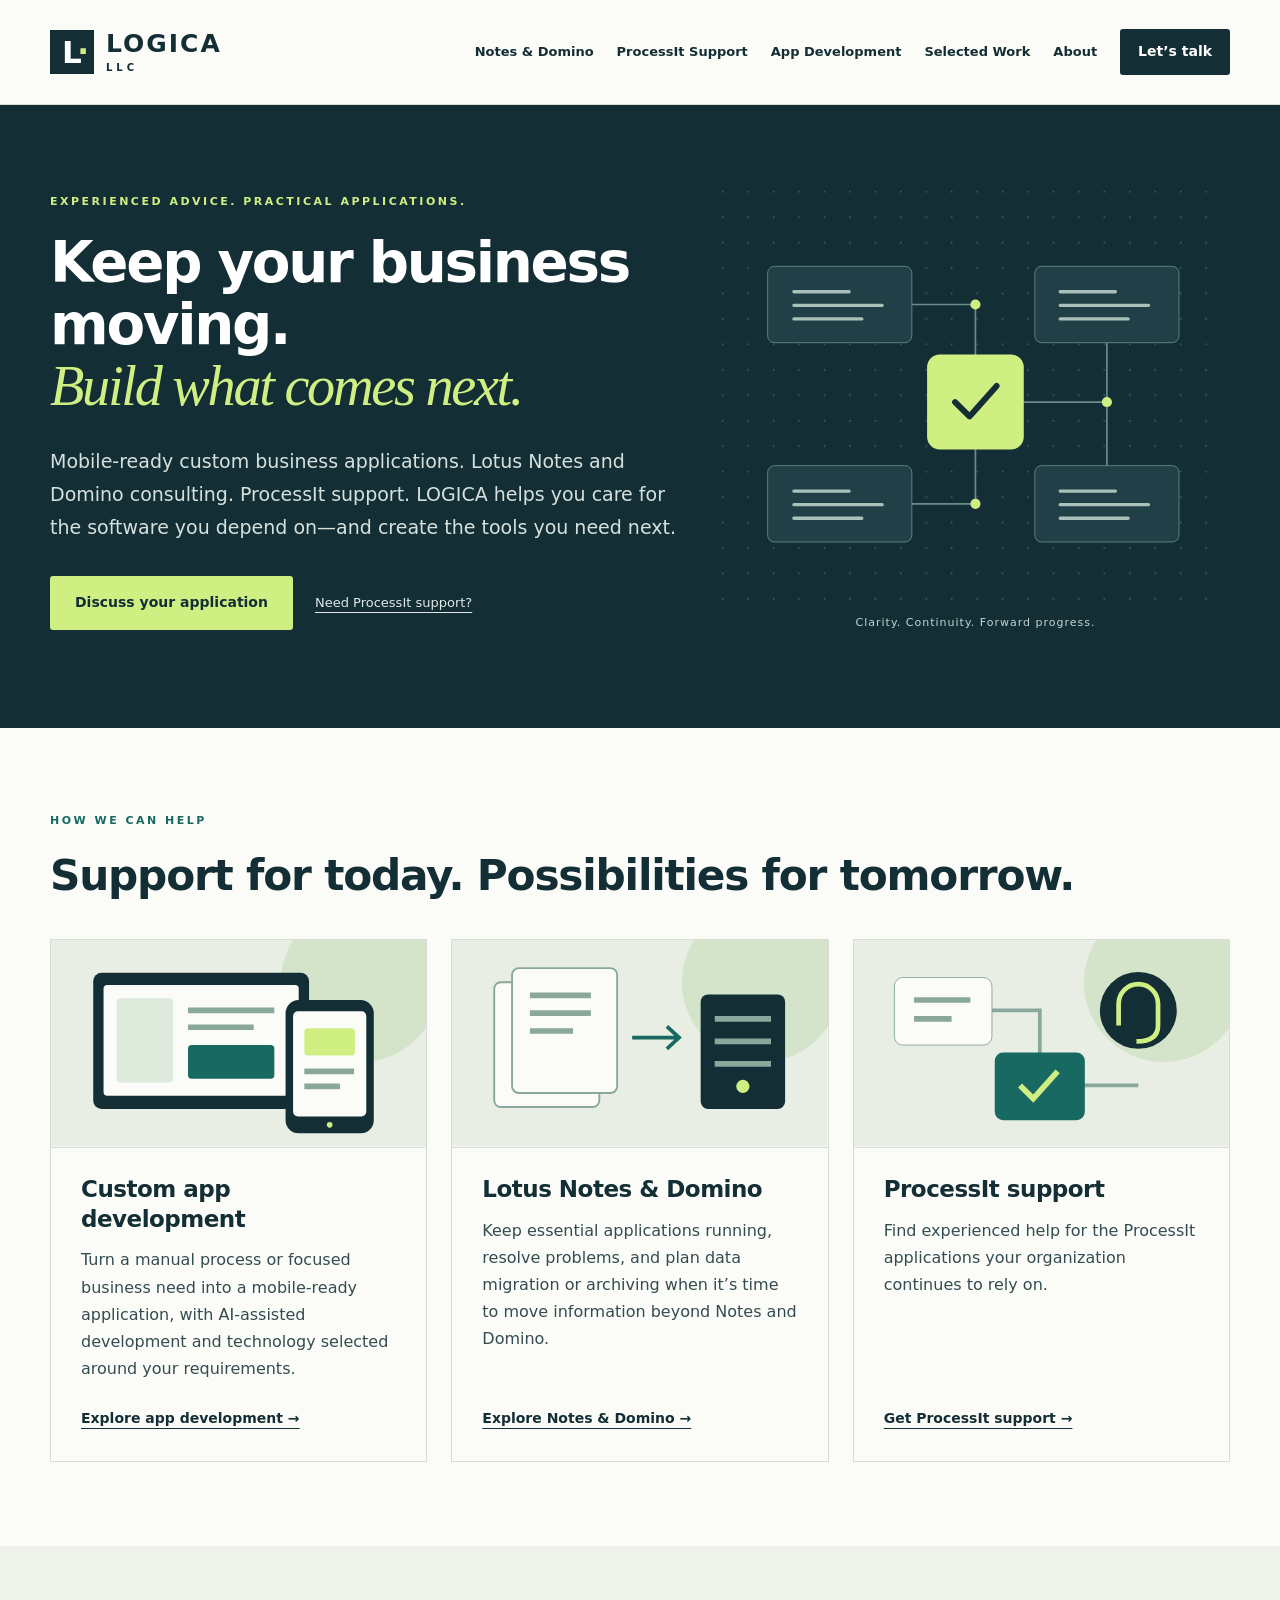
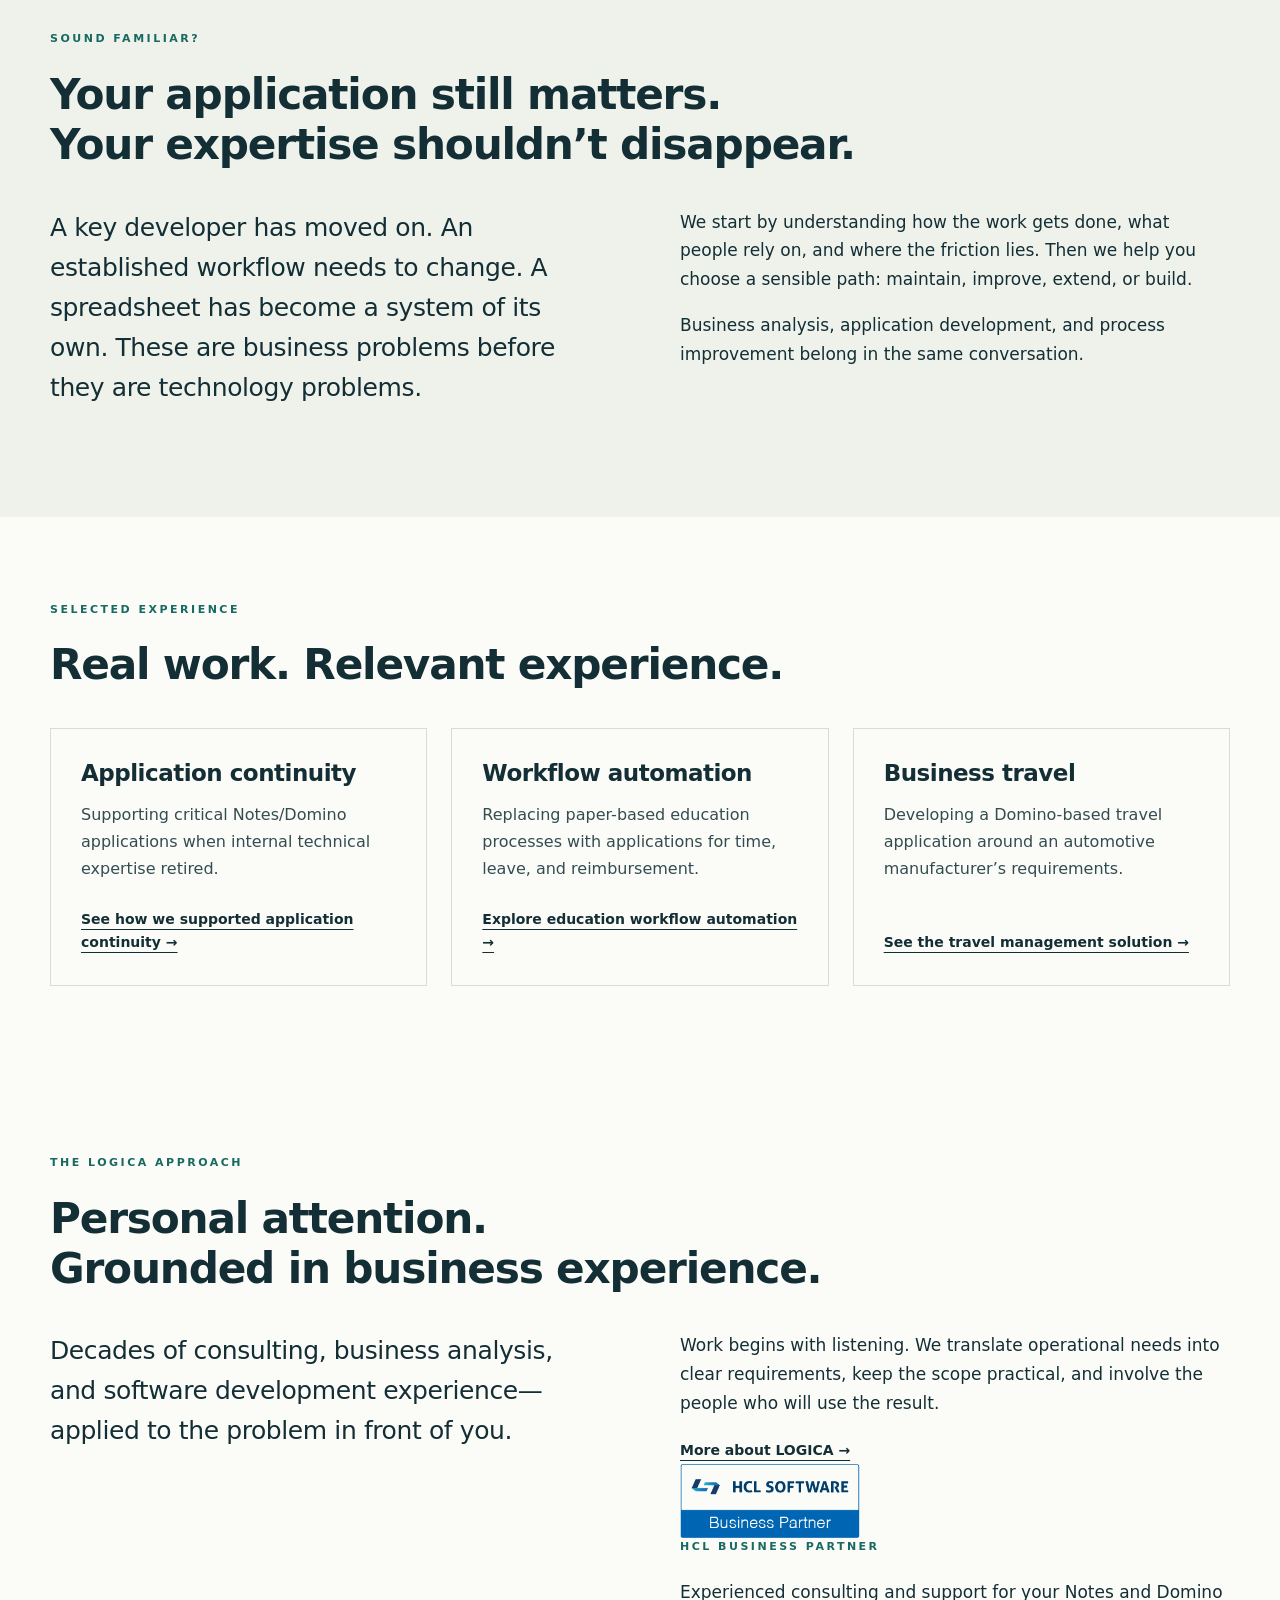
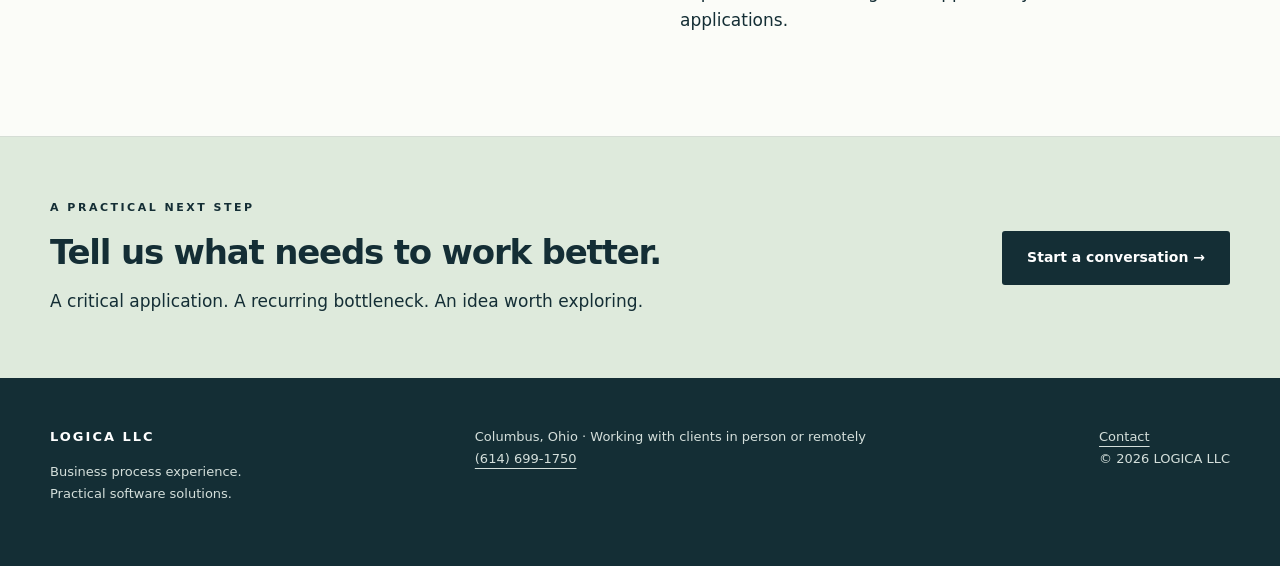
<file: index.html>
<!doctype html>
<html lang="en">
<head>
<meta charset="utf-8">
<meta name="viewport" content="width=device-width,initial-scale=1">
<title>Lotus Notes &amp; Domino Consulting | ProcessIt Support | LOGICA</title>
<meta name="description" content="Lotus Notes and HCL Domino consulting, ProcessIt support, data migration and archiving, and mobile-ready custom application development. Based in Columbus, Ohio.">
<meta name="theme-color" content="#142e35">
<link rel="icon" href="assets/favicon.svg" type="image/svg+xml">
<link rel="stylesheet" href="assets/styles.css">
<script src="assets/site.js" defer>
</script>
<style>
/* Homepage-only additions. Original illustrative artwork, not product screenshots. */
.service-visual{width:calc(100% + 60px);margin:-30px -30px 27px;overflow:hidden;border-bottom:1px solid var(--line)}.service-visual svg{display:block;width:100%;height:auto}.hero-art>svg{display:block;width:100%;height:auto}.partner-slot{display:flex;align-items:center;gap:20px;margin-top:28px;padding:20px;border:1px dashed #a88b54;background:#fff8e8}.partner-outline{font-size:15px;line-height:1.4;min-width:145px;padding:14px;border:1px dashed #a88b54;color:#66430e}.partner-outline strong{font-size:12px}.partner-slot .eyebrow{font-size:9px;margin-bottom:8px}.partner-slot p{font-size:13px;margin:0}.home-hero .hero-art{display:block}@media(max-width:1000px){.service-visual{width:calc(100% + 44px);margin:-22px -22px 25px}}@media(max-width:700px){.home-hero .hero-art{width:min(100%,340px);margin:18px auto 0}.home-hero .hero-art>svg{max-height:260px}.partner-slot{flex-direction:column;align-items:flex-start}.service-visual svg{max-height:210px}}
</style>
<link rel="canonical" href="https://www.logicallc.com/">
<meta property="og:type" content="website">
<meta property="og:site_name" content="LOGICA LLC">
<meta property="og:title" content="Lotus Notes &amp; Domino Consulting | ProcessIt Support | LOGICA">
<meta property="og:description" content="Lotus Notes and HCL Domino consulting, ProcessIt support, data migration and archiving, and mobile-ready custom application development. Based in Columbus, Ohio.">
<meta property="og:url" content="https://www.logicallc.com/">
<script type="application/ld+json">
{
  "@context": "https://schema.org",
  "@type": "Organization",
  "@id": "https://www.logicallc.com/#organization",
  "name": "LOGICA LLC",
  "url": "https://www.logicallc.com/",
  "logo": "https://www.logicallc.com/assets/logica-logo.png",
  "telephone": "+1-614-699-1750",
  "description": "Business process consulting, Notes/Domino application services, ProcessIt support, and custom business application development."
}
</script>
</head>
<body>
<a class="skip" href="#main">Skip to content</a>
<header class="header">
<div class="wrap header-inner">
<a class="brand" href="index.html" aria-label="LOGICA LLC home">
<span class="brand-mark" aria-hidden="true">L<span>·</span>
</span>
<span>LOGICA<small>LLC</small>
</span>
</a>
<button class="menu-toggle" aria-expanded="false" aria-controls="navigation" hidden>Menu</button>
<nav id="navigation" aria-label="Main navigation">
<a class="" href="notes-domino.html">Notes & Domino</a>
<a class="" href="processit.html">ProcessIt Support</a>
<a class="" href="app-development.html">App Development</a>
<a class="" href="selected-work.html">Selected Work</a>
<a class="" href="about.html">About</a>
<a class="button small" href="contact.html">Let’s talk</a>
</nav>
</div>
</header>
<main id="main">
<section class="hero home-hero">
<div class="wrap hero-grid">
<div>
<p class="eyebrow">Experienced advice. Practical applications.</p>
<h1>Keep your business moving.<br>
<em>Build what comes next.</em>
</h1>
<p class="intro">Mobile-ready custom business applications. Lotus Notes and Domino consulting. ProcessIt support. LOGICA helps you care for the software you depend on—and create the tools you need next.</p>
<div class="actions">
<a class="button" href="contact.html">Discuss your application</a>
<a class="light-link" href="processit.html">Need ProcessIt support?</a>
</div>
</div>
<div class="hero-art">
<svg aria-hidden="true" focusable="false" xmlns="http://www.w3.org/2000/svg" viewBox="0 0 600 500">
<defs>
<pattern id="grid" width="30" height="30" patternUnits="userSpaceOnUse">
<circle cx="2" cy="2" r="1" fill="#43636a"/>
</pattern>
</defs>
<rect width="600" height="500" fill="url(#grid)"/>
<g fill="none" stroke="#6b8c88" stroke-width="2">
<path d="M140 135H300V250H455V370"/>
<path d="M140 370H300V250"/>
<path d="M455 135V250"/>
</g>
<g fill="#203f46" stroke="#6b8c88">
<rect x="55" y="90" width="170" height="90" rx="8"/>
<rect x="370" y="90" width="170" height="90" rx="8"/>
<rect x="55" y="325" width="170" height="90" rx="8"/>
<rect x="370" y="325" width="170" height="90" rx="8"/>
</g>
<rect x="243" y="194" width="114" height="112" rx="15" fill="#d0ef83"/>
<path d="m276 250 17 17 32-36" stroke="#142e35" stroke-width="7" fill="none" stroke-linecap="round" stroke-linejoin="round"/>
<g stroke="#a8c1b9" stroke-width="4" stroke-linecap="round">
<path d="M86 120h65m-65 16h104m-104 16h80M400 120h65m-65 16h104m-104 16h80M86 355h65m-65 16h104m-104 16h80M400 355h65m-65 16h104m-104 16h80"/>
</g>
<g fill="#d0ef83">
<circle cx="300" cy="135" r="6"/>
<circle cx="300" cy="370" r="6"/>
<circle cx="455" cy="250" r="6"/>
</g>
</svg>
<span class="art-caption">Clarity. Continuity. Forward progress.</span>
</div>
</div>
</section>
<section class="section ">
<div class="wrap">
<p class="eyebrow">How we can help</p>
<h2>Support for today. Possibilities for tomorrow.</h2>
<div class="cards">
<article class="card">
<div class="service-visual">
<svg viewBox="0 0 400 220" xmlns="http://www.w3.org/2000/svg" aria-hidden="true" focusable="false">
<rect width="400" height="220" fill="#e9eee5"/>
<circle cx="330" cy="45" r="85" fill="#d4e4ca"/>
<rect x="45" y="35" width="230" height="145" rx="9" fill="#142e35"/>
<rect x="56" y="48" width="208" height="118" rx="4" fill="#fbfcf8"/>
<rect x="70" y="62" width="60" height="90" rx="4" fill="#deeadc"/>
<path d="M146 75h92M146 93h70" stroke="#8aa79c" stroke-width="6"/>
<rect x="146" y="112" width="92" height="36" rx="4" fill="#176961"/>
<rect x="250" y="64" width="94" height="142" rx="14" fill="#142e35"/>
<rect x="258" y="76" width="78" height="112" rx="5" fill="#fbfcf8"/>
<rect x="270" y="94" width="54" height="29" rx="4" fill="#d0ef83"/>
<path d="M270 140h53m-53 16h38" stroke="#8aa79c" stroke-width="6"/>
<circle cx="297" cy="197" r="3" fill="#d0ef83"/>
</svg>
</div>
<h3>Custom app development</h3>
<p>Turn a manual process or focused business need into a mobile-ready application, with AI-assisted development and technology selected around your requirements.</p>
<a class="text-link" href="app-development.html">Explore app development →</a>
</article>
<article class="card">
<div class="service-visual">
<svg viewBox="0 0 400 220" xmlns="http://www.w3.org/2000/svg" aria-hidden="true" focusable="false">
<rect width="400" height="220" fill="#e9eee5"/>
<circle cx="330" cy="45" r="85" fill="#d4e4ca"/>
<g fill="#fbfcf8" stroke="#8aa79c" stroke-width="2">
<rect x="45" y="45" width="112" height="133" rx="7"/>
<rect x="64" y="30" width="112" height="133" rx="7"/>
</g>
<path d="M83 59h65M83 78h65M83 97h46" stroke="#8aa79c" stroke-width="6"/>
<path d="M192 104h49m-12-12 13 12-13 12" stroke="#176961" stroke-width="4" fill="none"/>
<rect x="265" y="58" width="90" height="122" rx="8" fill="#142e35"/>
<path d="M280 84h60m-60 24h60m-60 24h60" stroke="#8aa79c" stroke-width="6"/>
<circle cx="310" cy="156" r="7" fill="#d0ef83"/>
</svg>
</div>
<h3>Lotus Notes & Domino</h3>
<p>Keep essential applications running, resolve problems, and plan data migration or archiving when it’s time to move information beyond Notes and Domino.</p>
<a class="text-link" href="notes-domino.html">Explore Notes & Domino →</a>
</article>
<article class="card">
<div class="service-visual">
<svg viewBox="0 0 400 220" xmlns="http://www.w3.org/2000/svg" aria-hidden="true" focusable="false">
<rect width="400" height="220" fill="#e9eee5"/>
<circle cx="330" cy="45" r="85" fill="#d4e4ca"/>
<path d="M95 75h103v80h105" stroke="#8aa79c" stroke-width="4" fill="none"/>
<rect x="43" y="40" width="104" height="72" rx="9" fill="#fbfcf8" stroke="#8aa79c"/>
<path d="M64 64h60M64 84h40" stroke="#8aa79c" stroke-width="6"/>
<rect x="150" y="120" width="96" height="72" rx="9" fill="#176961"/>
<path d="m177 155 14 14 26-29" stroke="#d0ef83" stroke-width="6" fill="none"/>
<circle cx="303" cy="75" r="41" fill="#142e35"/>
<path d="M282 77v-9a21 21 0 0 1 42 0v9m-42-3v17m42-17v17m0 0c0 13-10 17-23 17" stroke="#d0ef83" stroke-width="5" fill="none"/>
</svg>
</div>
<h3>ProcessIt support</h3>
<p>Find experienced help for the ProcessIt applications your organization continues to rely on.</p>
<a class="text-link" href="processit.html">Get ProcessIt support →</a>
</article>
</div>
</div>
</section>
<section class="section muted">
<div class="wrap">
<p class="eyebrow">Sound familiar?</p>
<h2>Your application still matters.<br>Your expertise shouldn’t disappear.</h2>
<div class="split">
<p class="large-copy">A key developer has moved on. An established workflow needs to change. A spreadsheet has become a system of its own. These are business problems before they are technology problems.</p>
<div>
<p>We start by understanding how the work gets done, what people rely on, and where the friction lies. Then we help you choose a sensible path: maintain, improve, extend, or build.</p>
<p>Business analysis, application development, and process improvement belong in the same conversation.</p>
</div>
</div>
</div>
</section>
<section class="section ">
<div class="wrap">
<p class="eyebrow">Selected experience</p>
<h2>Real work. Relevant experience.</h2>
<div class="cards">
<article class="card">
<h3>Application continuity</h3>
<p>Supporting critical Notes/Domino applications when internal technical expertise retired.</p>
<a class="text-link" href="selected-work.html#continuity">See how we supported application continuity →</a>
</article>
<article class="card">
<h3>Workflow automation</h3>
<p>Replacing paper-based education processes with applications for time, leave, and reimbursement.</p>
<a class="text-link" href="selected-work.html#education">Explore education workflow automation →</a>
</article>
<article class="card">
<h3>Business travel</h3>
<p>Developing a Domino-based travel application around an automotive manufacturer’s requirements.</p>
<a class="text-link" href="selected-work.html#travel">See the travel management solution →</a>
</article>
</div>
</div>
</section>
<section class="section ">
<div class="wrap">
<p class="eyebrow">The LOGICA approach</p>
<h2>Personal attention.<br>Grounded in business experience.</h2>
<div class="split">
<p class="large-copy">Decades of consulting, business analysis, and software development experience—applied to the problem in front of you.</p>
<div>
<p>Work begins with listening. We translate operational needs into clear requirements, keep the scope practical, and involve the people who will use the result.</p>
<a class="text-link" href="about.html">More about LOGICA →</a>
<img
  src="HCLBPLogo.png"
  alt="HCL Business Partner"
  style="width:180px;max-width:100%;height:auto;display:block;"
><div>
<p class="eyebrow">HCL Business Partner</p>
<p>Experienced consulting and support for your Notes and Domino applications.</p></div>
</aside>
</div>
</div>
</div>
</section>
<section class="closing">
<div class="wrap closing-inner">
<div>
<p class="eyebrow">A practical next step</p>
<h2>Tell us what needs to work better.</h2>
<p>A critical application. A recurring bottleneck. An idea worth exploring.</p>
</div>
<a class="button" href="contact.html">Start a conversation →</a>
</div>
</section>
</main>
<footer>
<div class="wrap footer-inner">
<div class="footer-brand">LOGICA LLC<p>Business process experience.<br>Practical software solutions.</p>
</div>
<div>Columbus, Ohio · Working with clients in person or remotely<br>
<a href="tel:+16146991750">(614) 699-1750</a>
</div>
<div>
<a class="" href="contact.html">Contact</a>
<br>© <span data-year>2026</span> LOGICA LLC</div>
</div>
</footer>
</body>
</html>
</file>
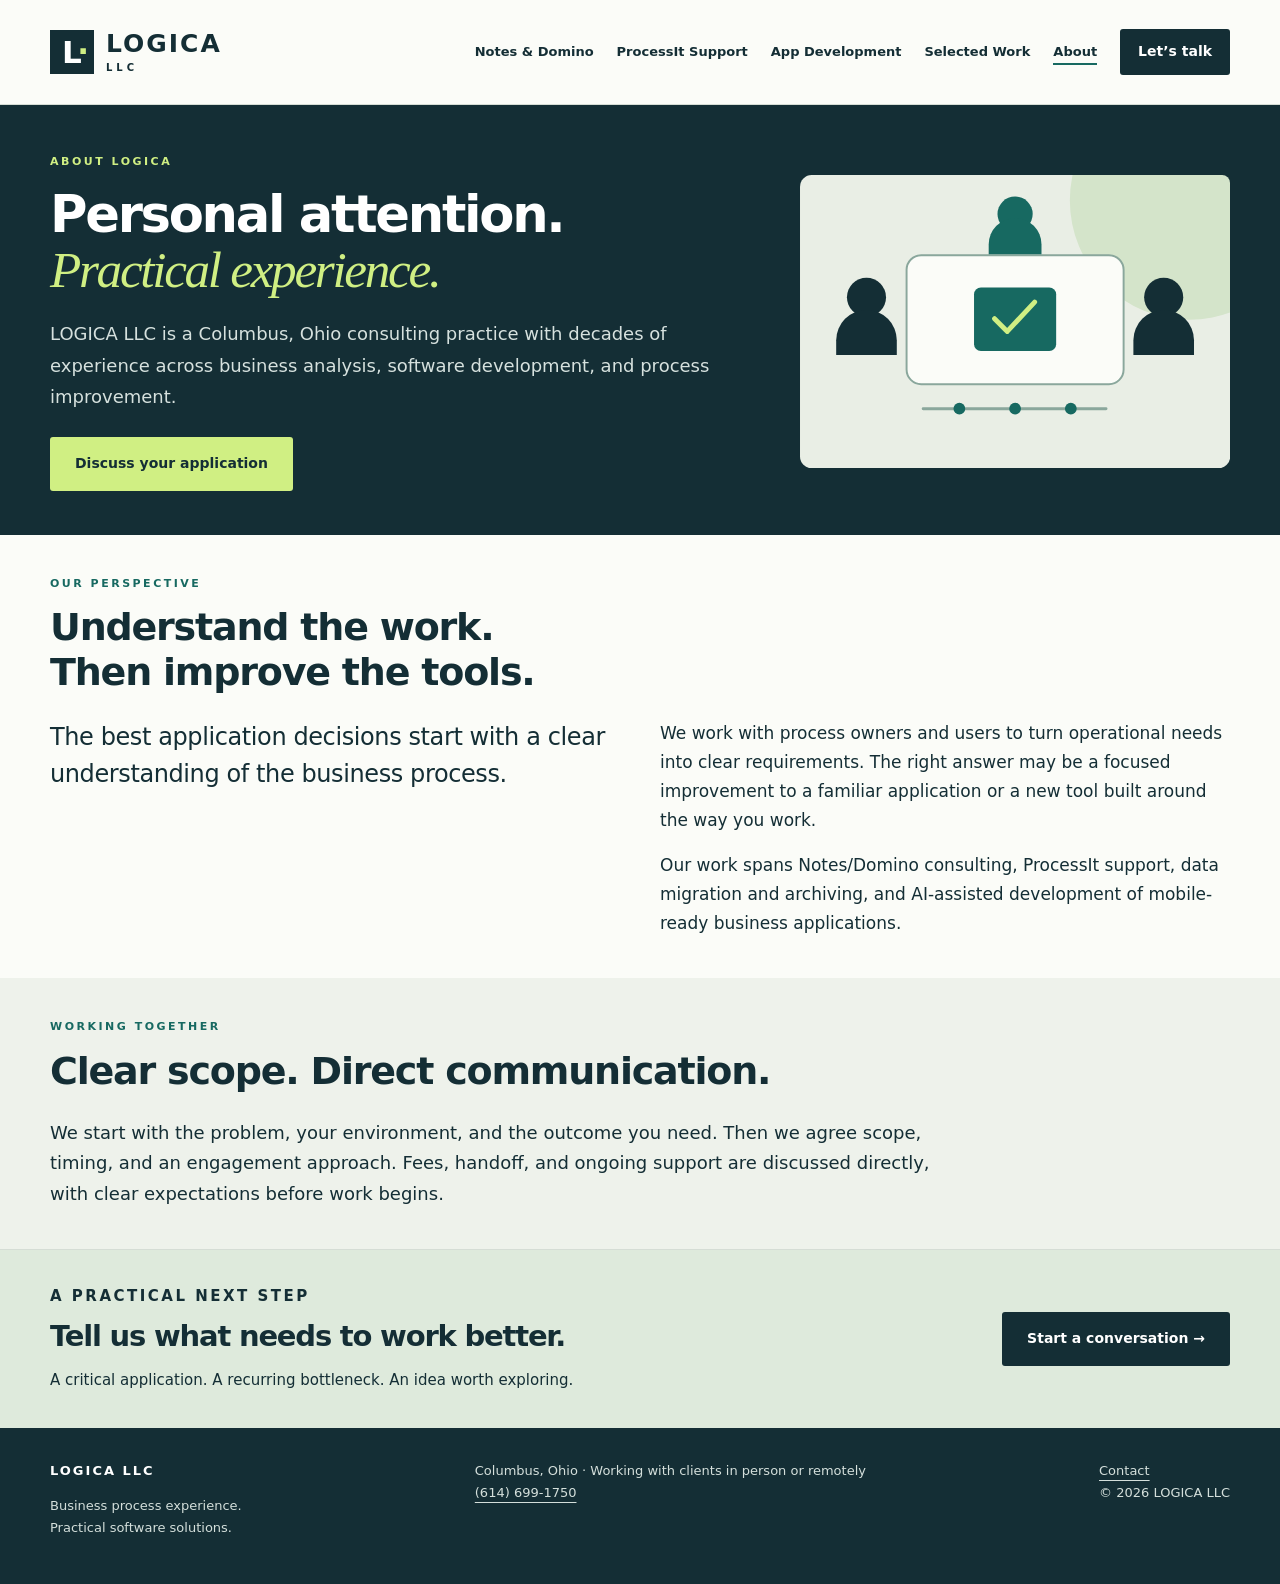
<file: about/index.html>
<!doctype html><html lang="en"><meta charset="utf-8"><meta name="viewport" content="width=device-width,initial-scale=1"><meta http-equiv="refresh" content="0;url=../about.html"><title>Page moved | LOGICA</title><p>This page has moved. <a href="../about.html">Continue to LOGICA</a>.</p></html>
</file>
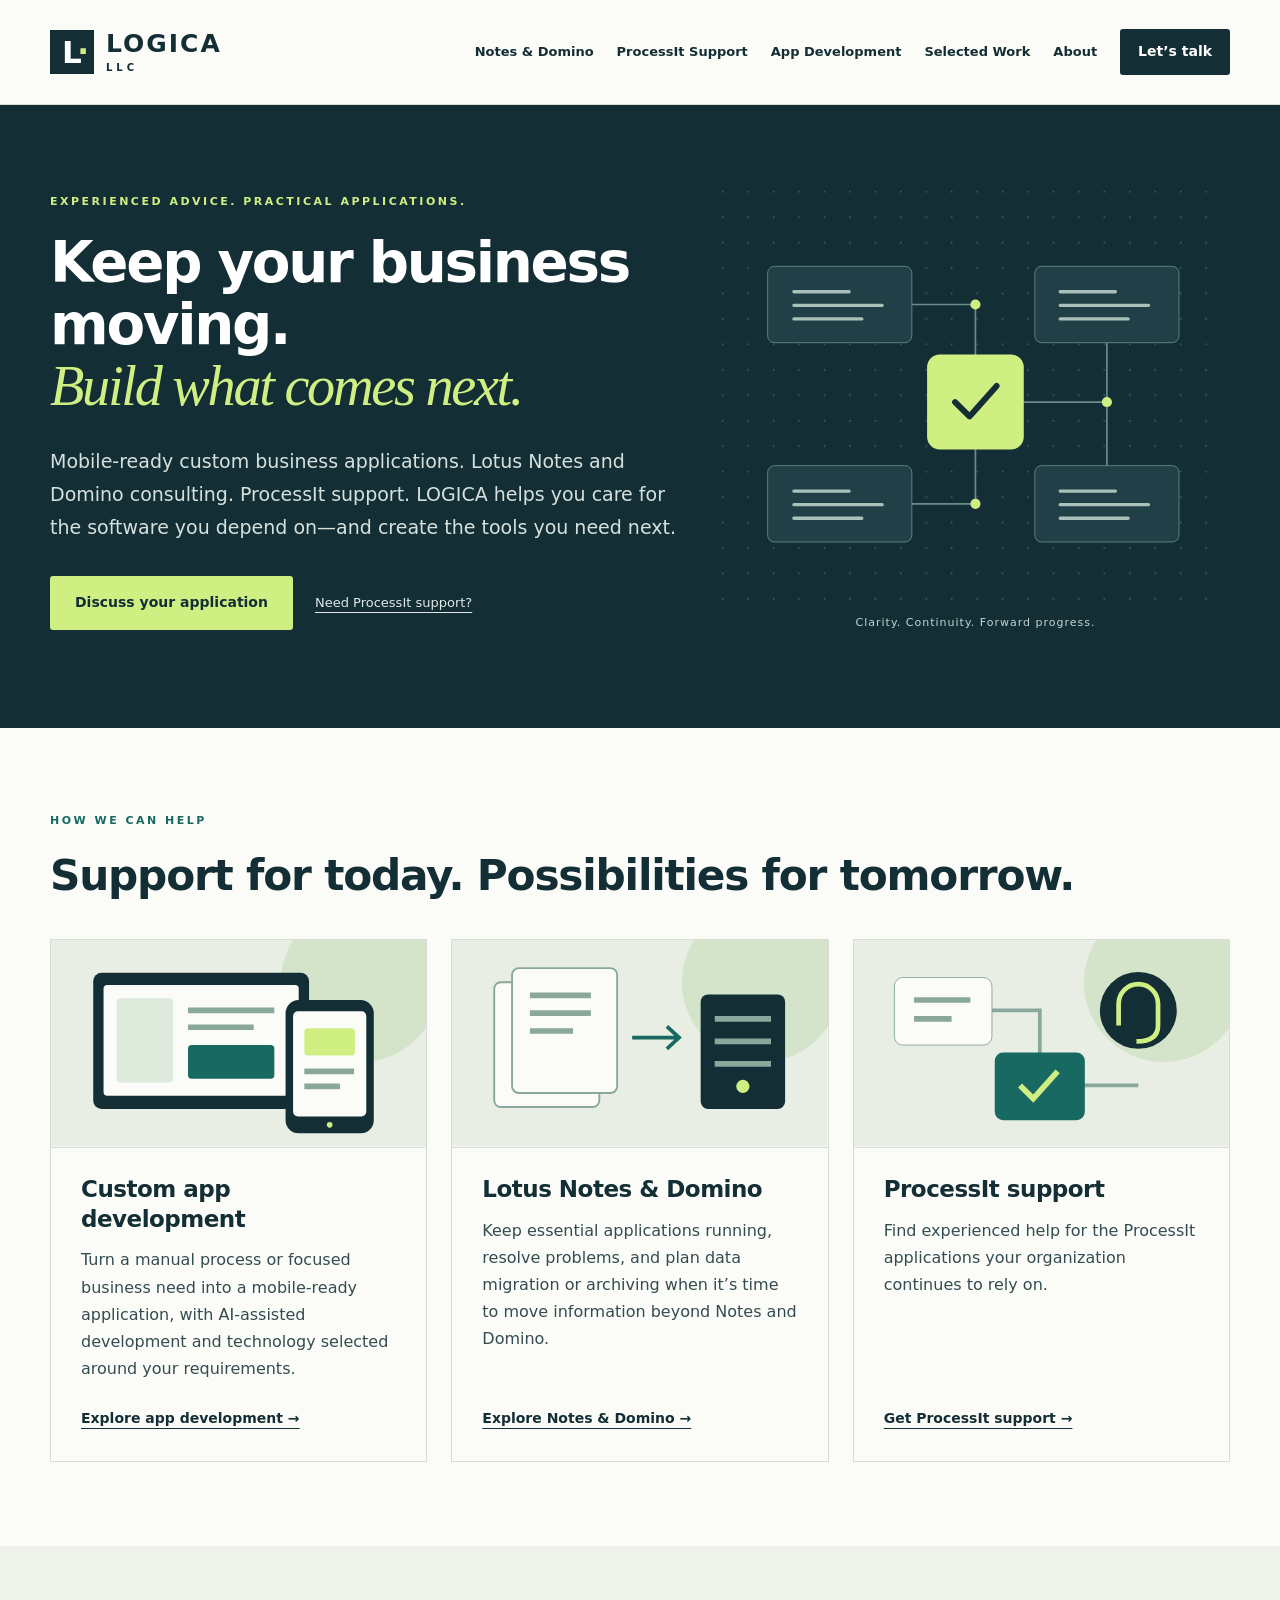
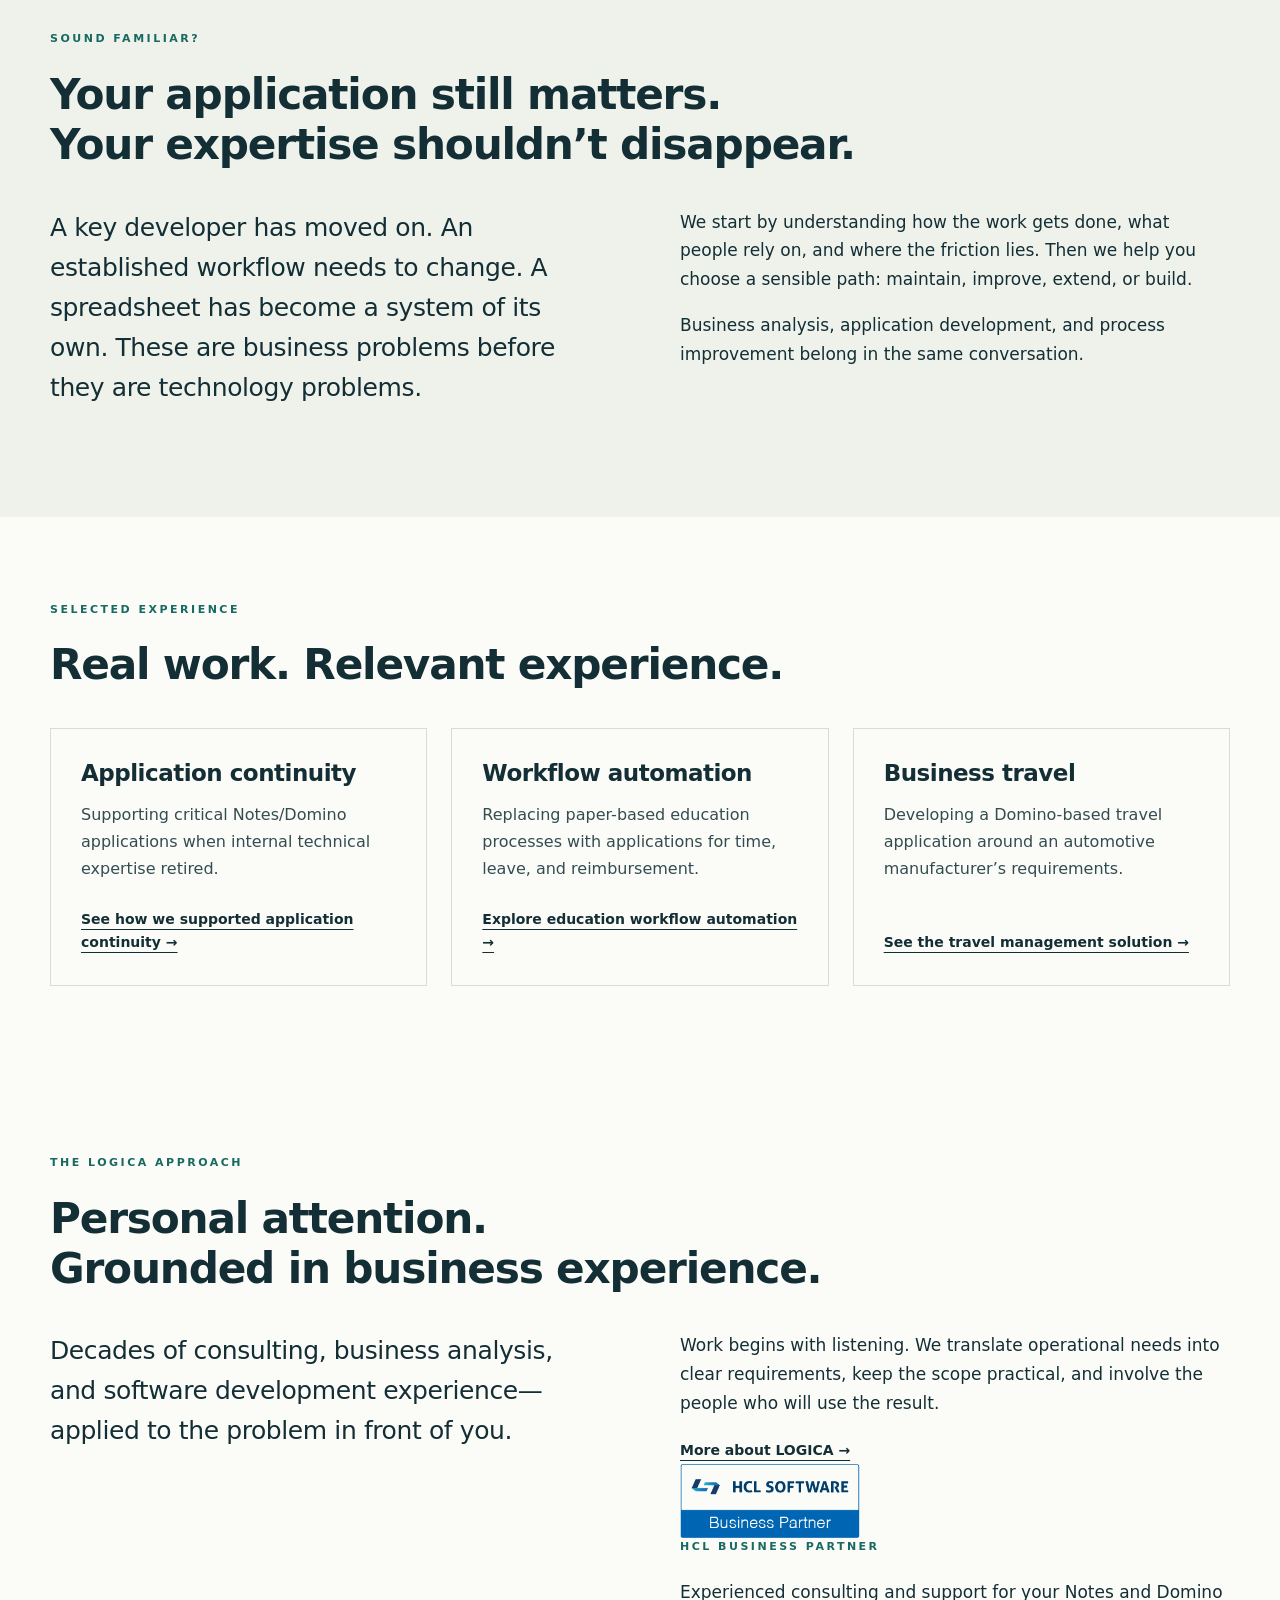
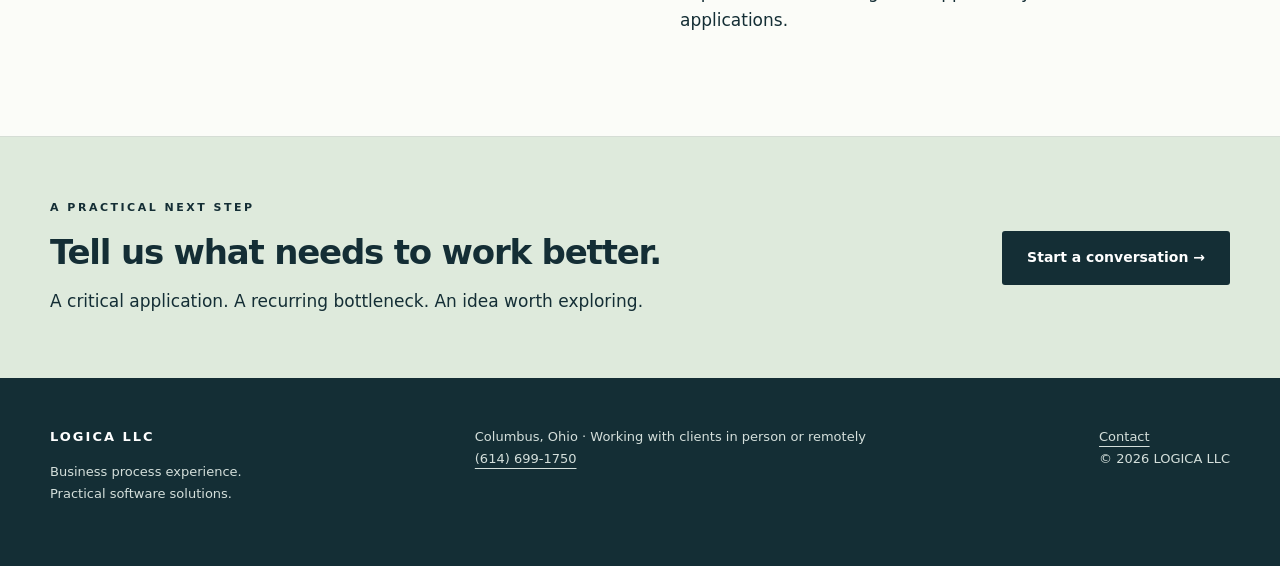
<file: capabilities/index.html>
<!doctype html><html lang="en"><meta charset="utf-8"><meta name="viewport" content="width=device-width,initial-scale=1"><meta http-equiv="refresh" content="0;url=../index.html"><title>Page moved | LOGICA</title><p>This page has moved. <a href="../index.html">Continue to LOGICA</a>.</p></html>
</file>
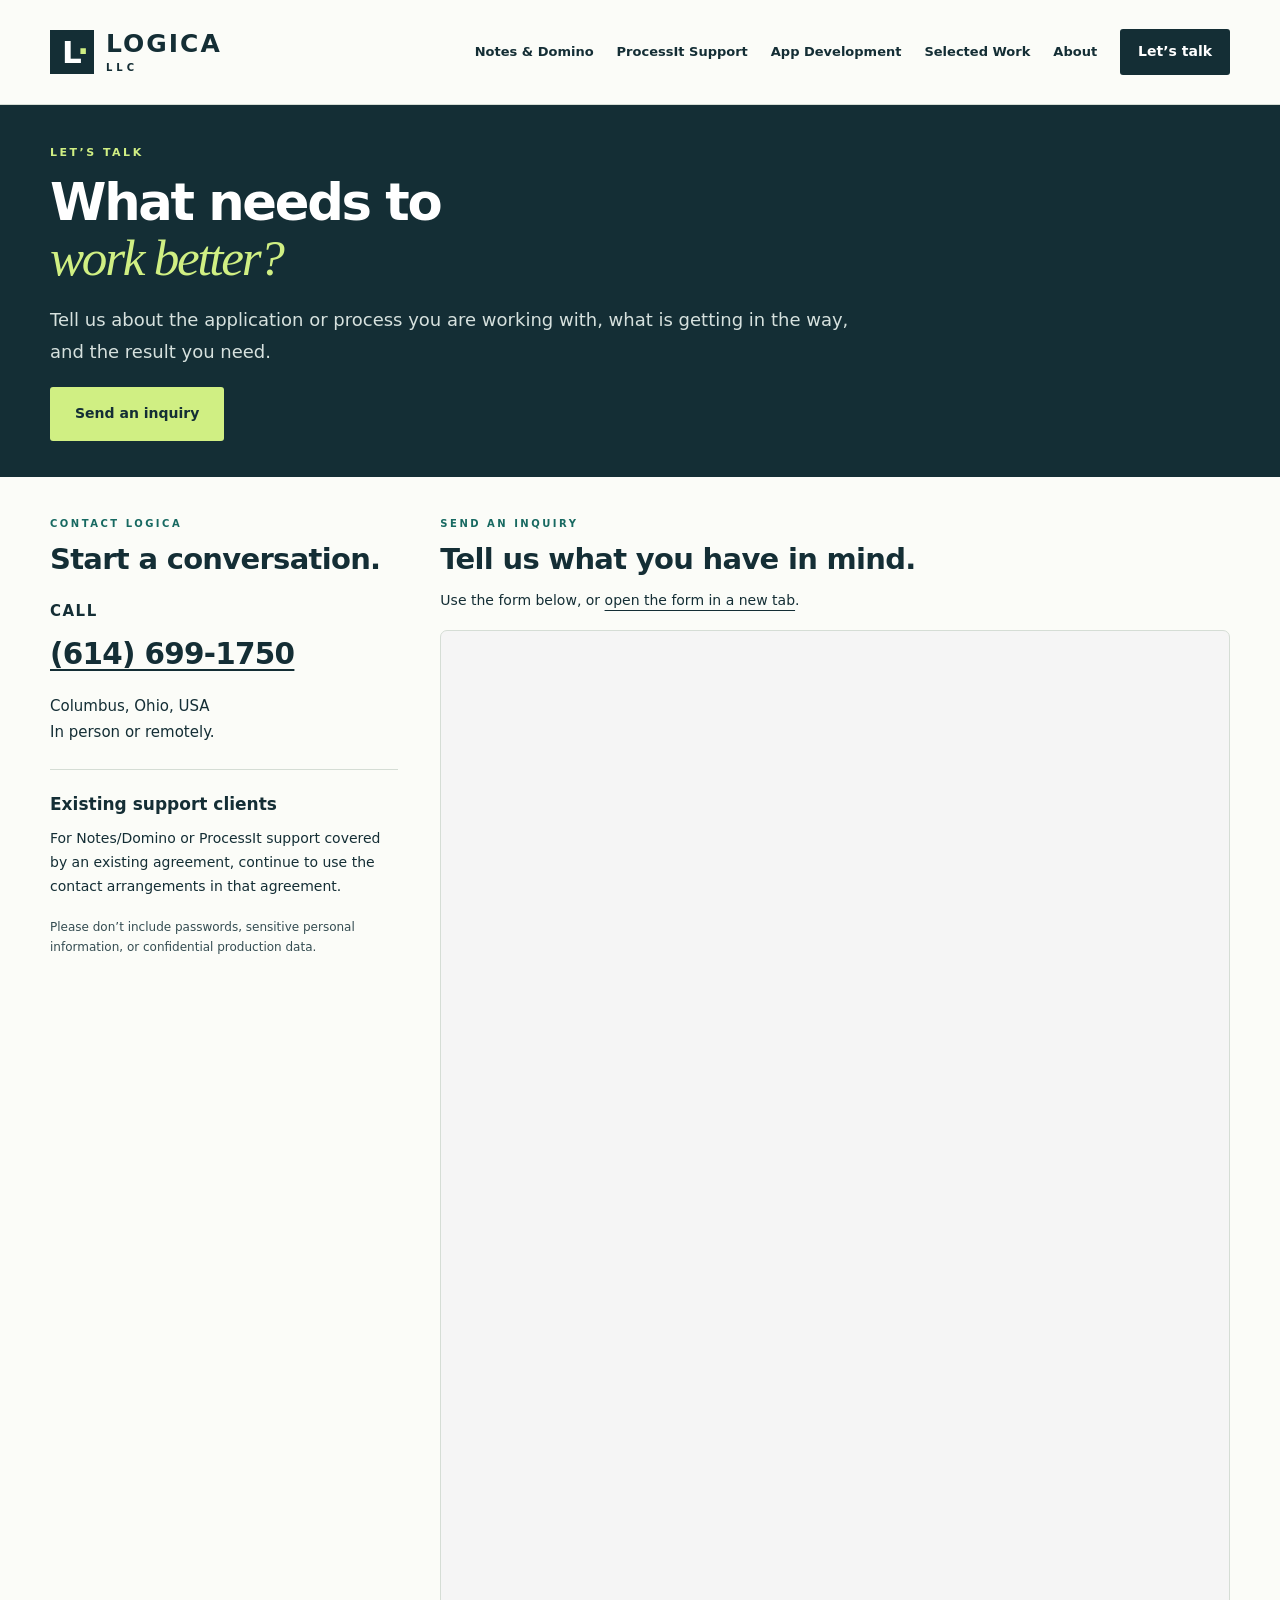
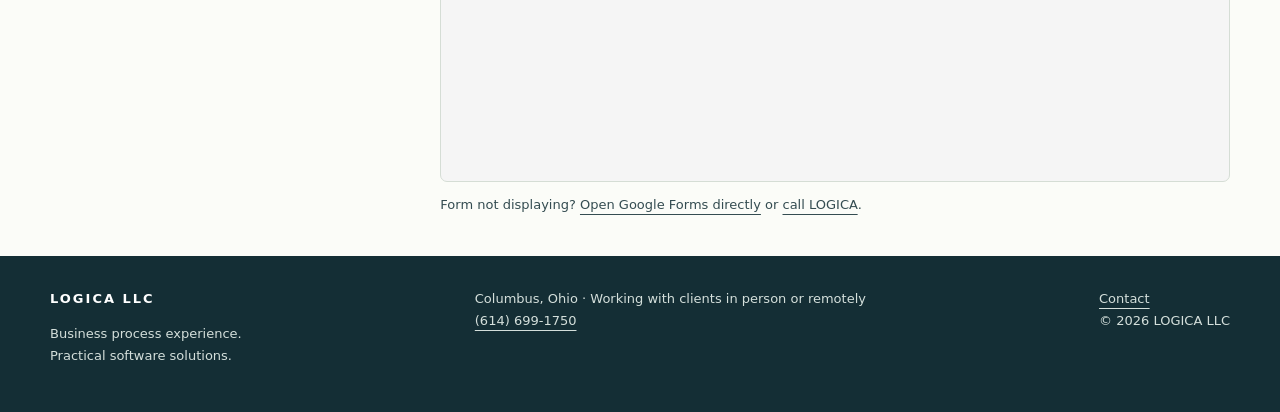
<file: contact/index.html>
<!doctype html><html lang="en"><meta charset="utf-8"><meta name="viewport" content="width=device-width,initial-scale=1"><meta http-equiv="refresh" content="0;url=../contact.html"><title>Page moved | LOGICA</title><p>This page has moved. <a href="../contact.html">Continue to LOGICA</a>.</p></html>
</file>
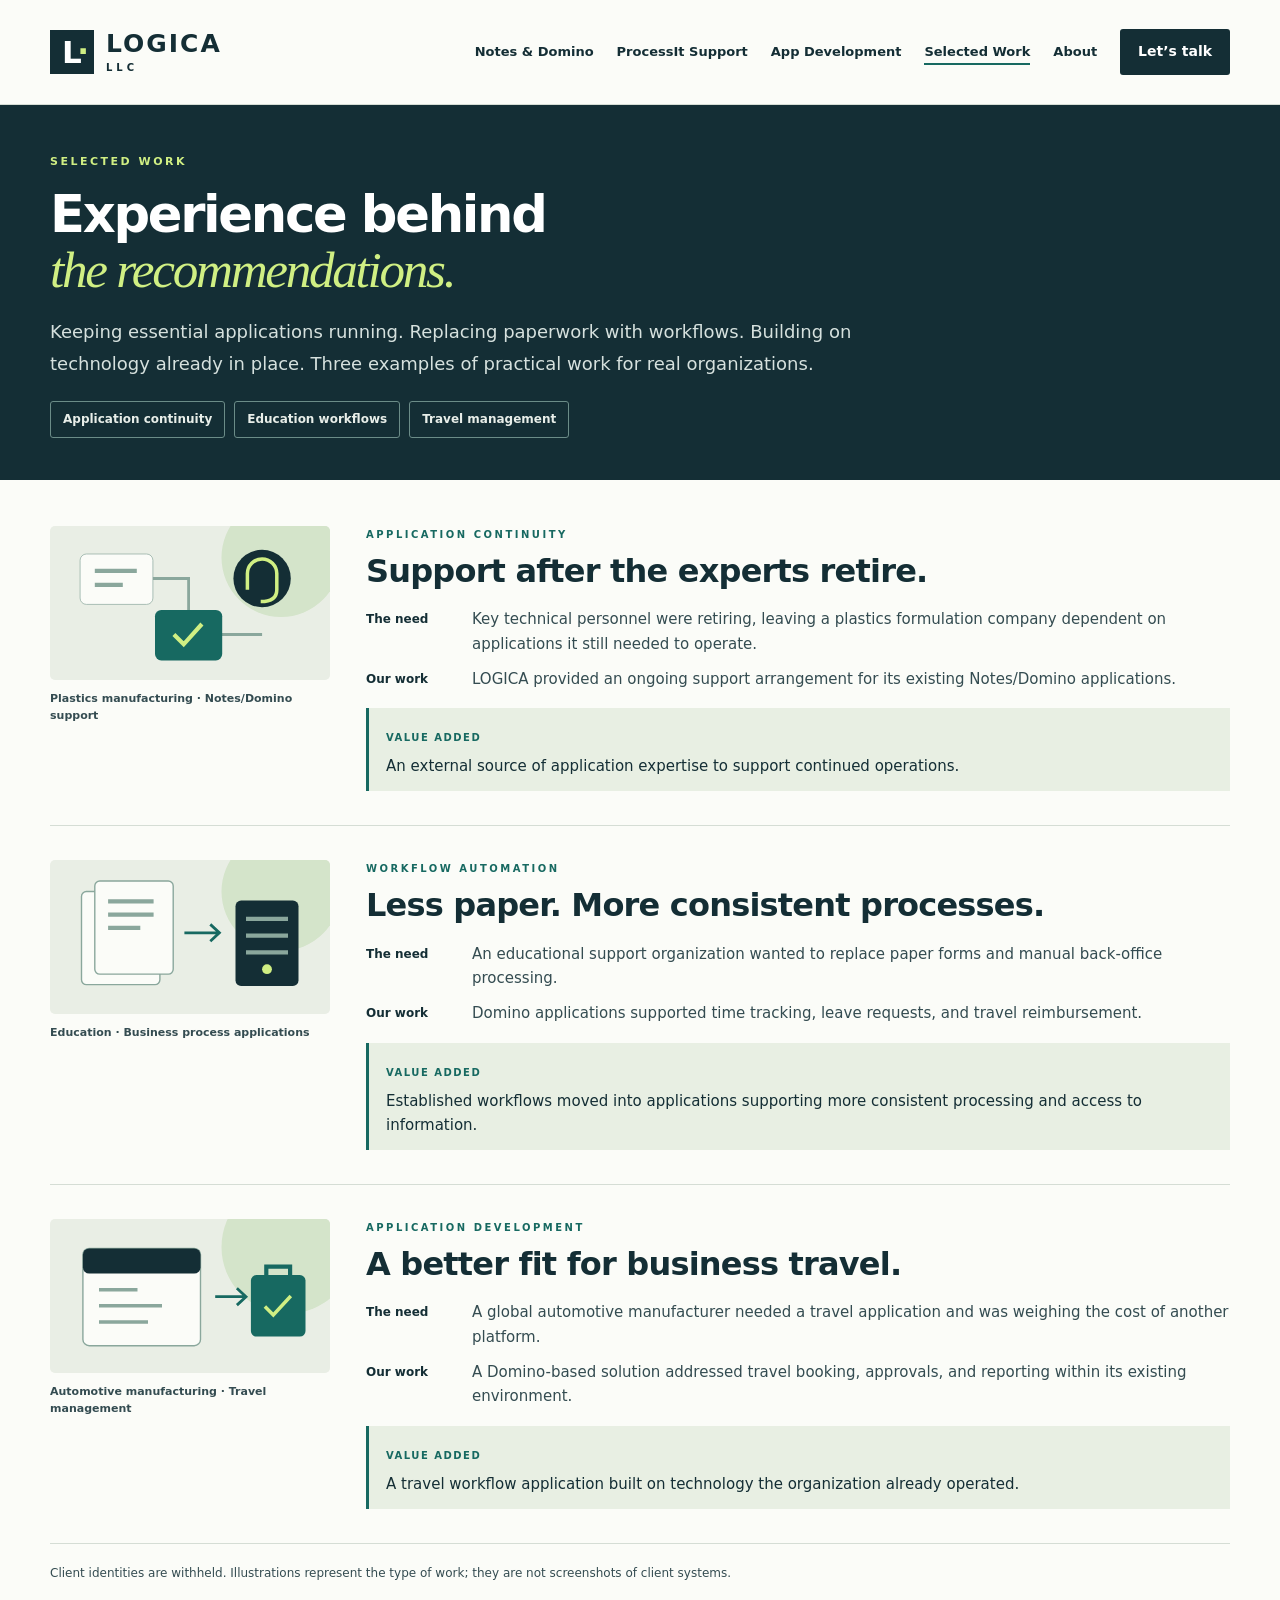
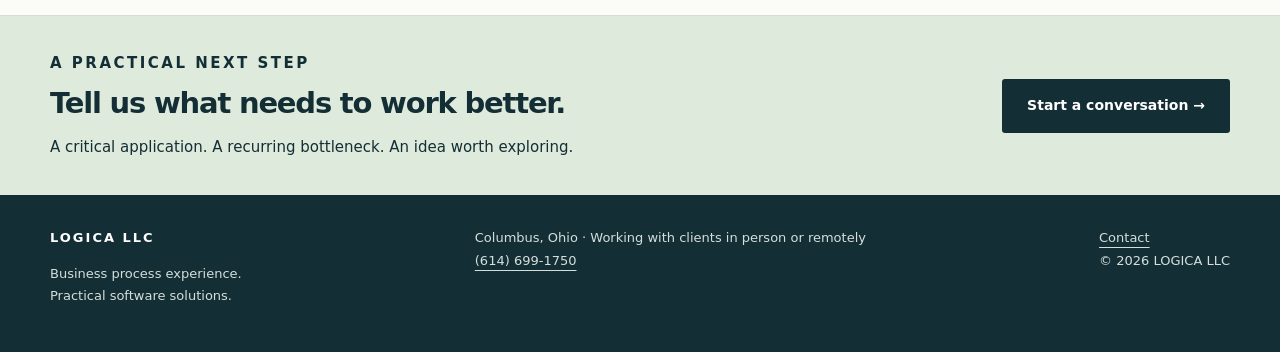
<file: industries/index.html>
<!doctype html><html lang="en"><meta charset="utf-8"><meta name="viewport" content="width=device-width,initial-scale=1"><meta http-equiv="refresh" content="0;url=../selected-work.html"><title>Page moved | LOGICA</title><p>This page has moved. <a href="../selected-work.html">Continue to LOGICA</a>.</p></html>
</file>
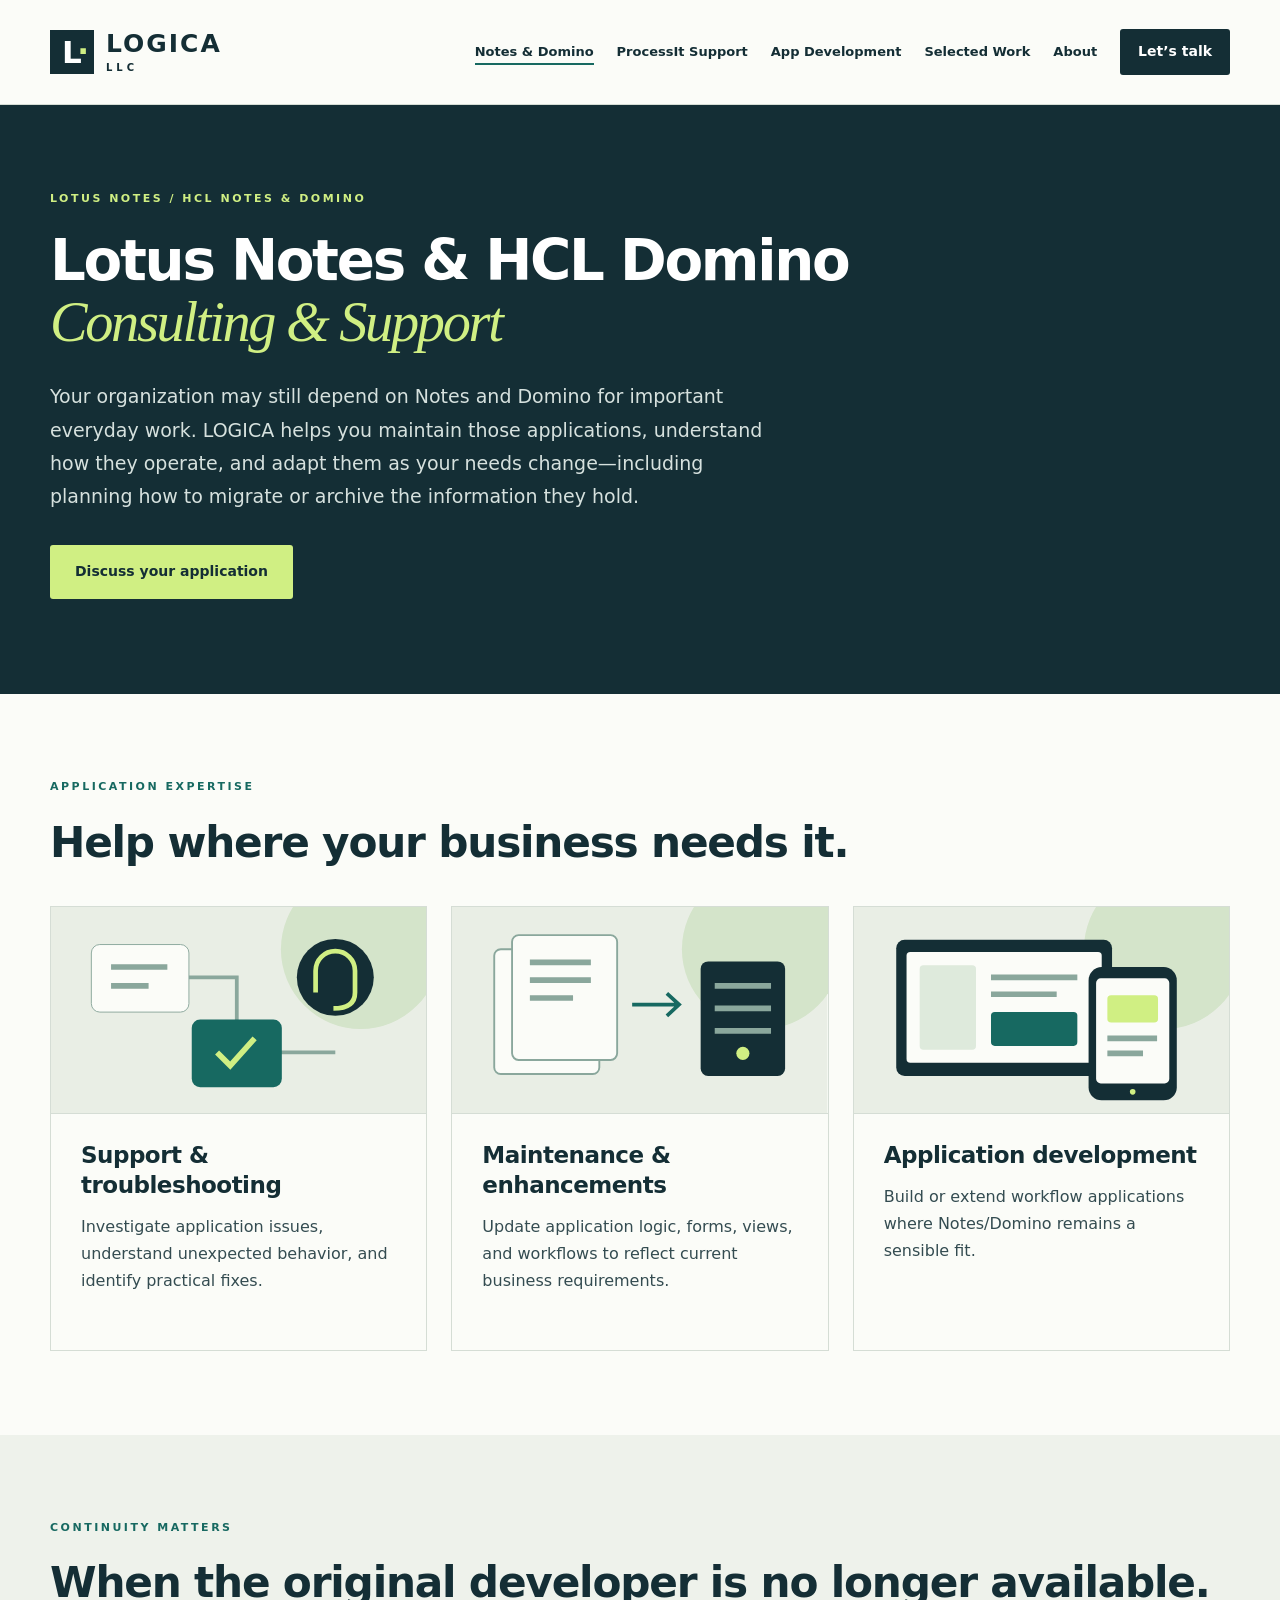
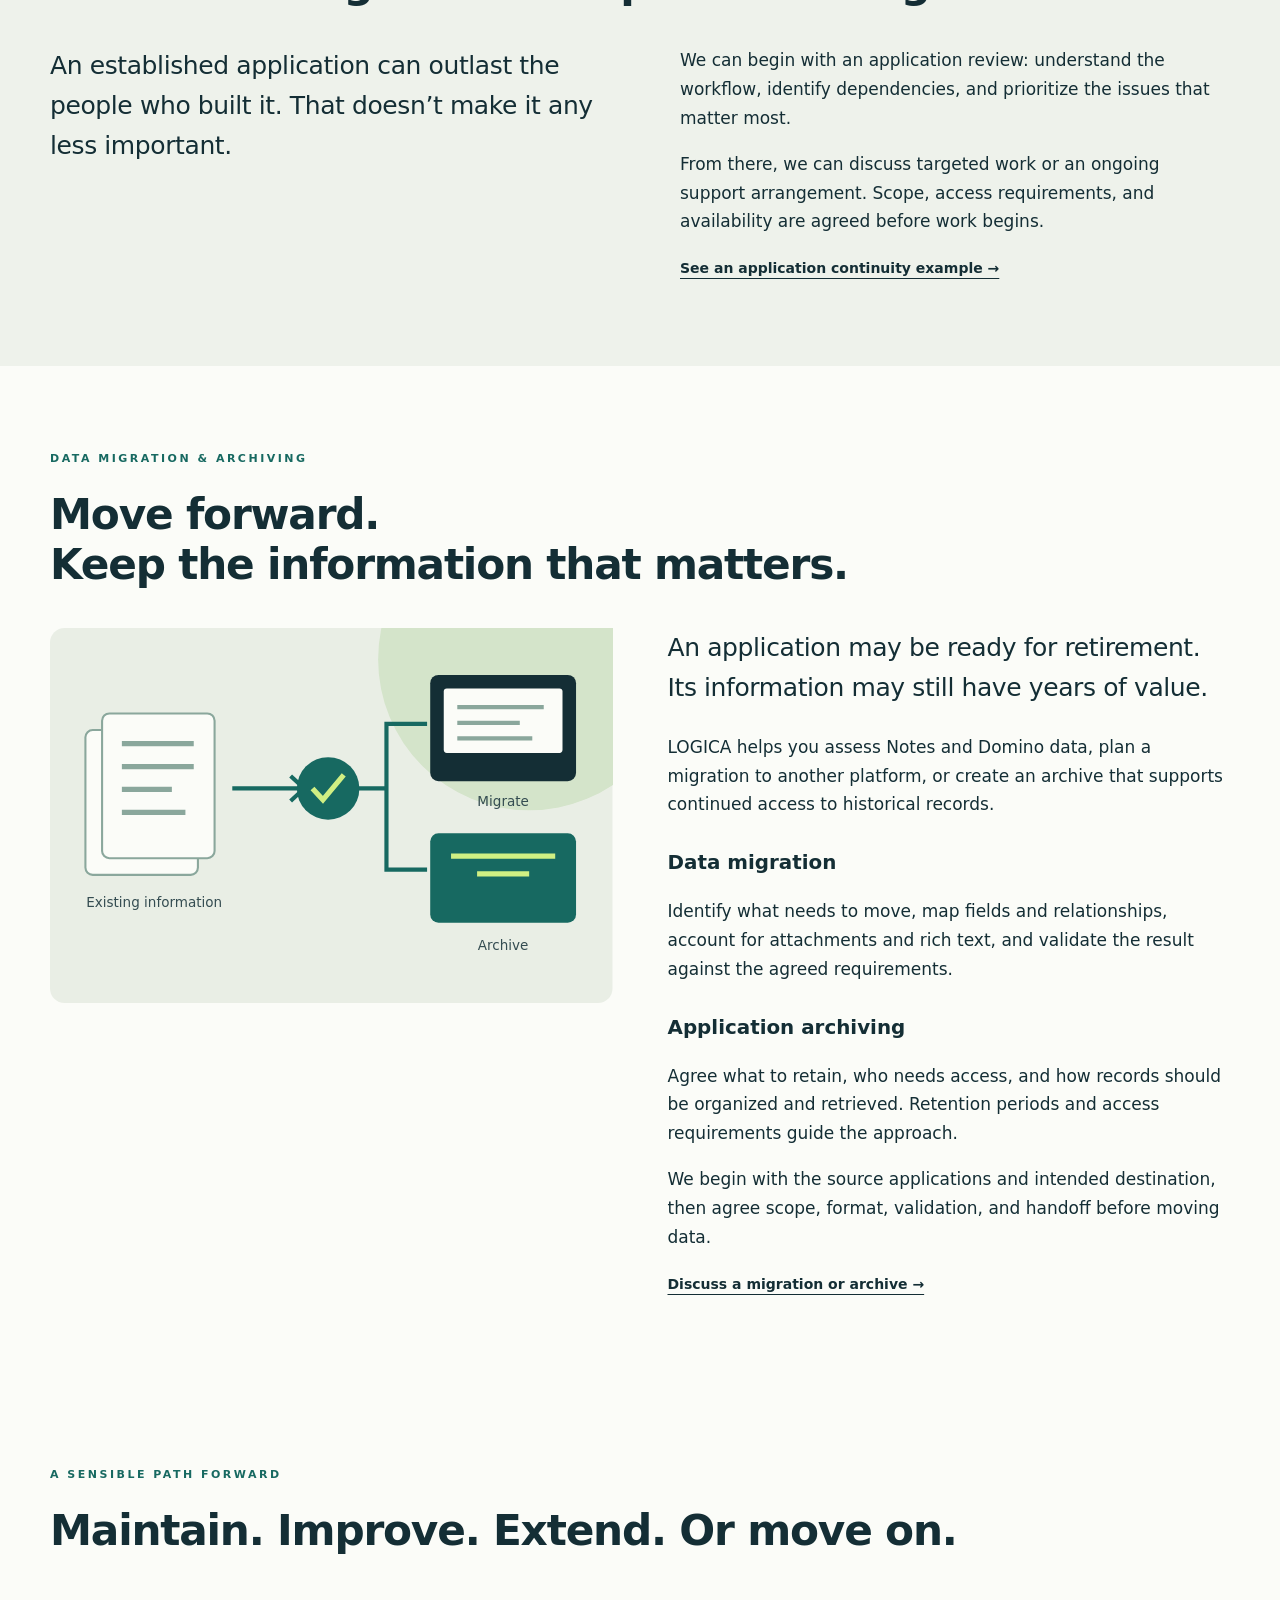
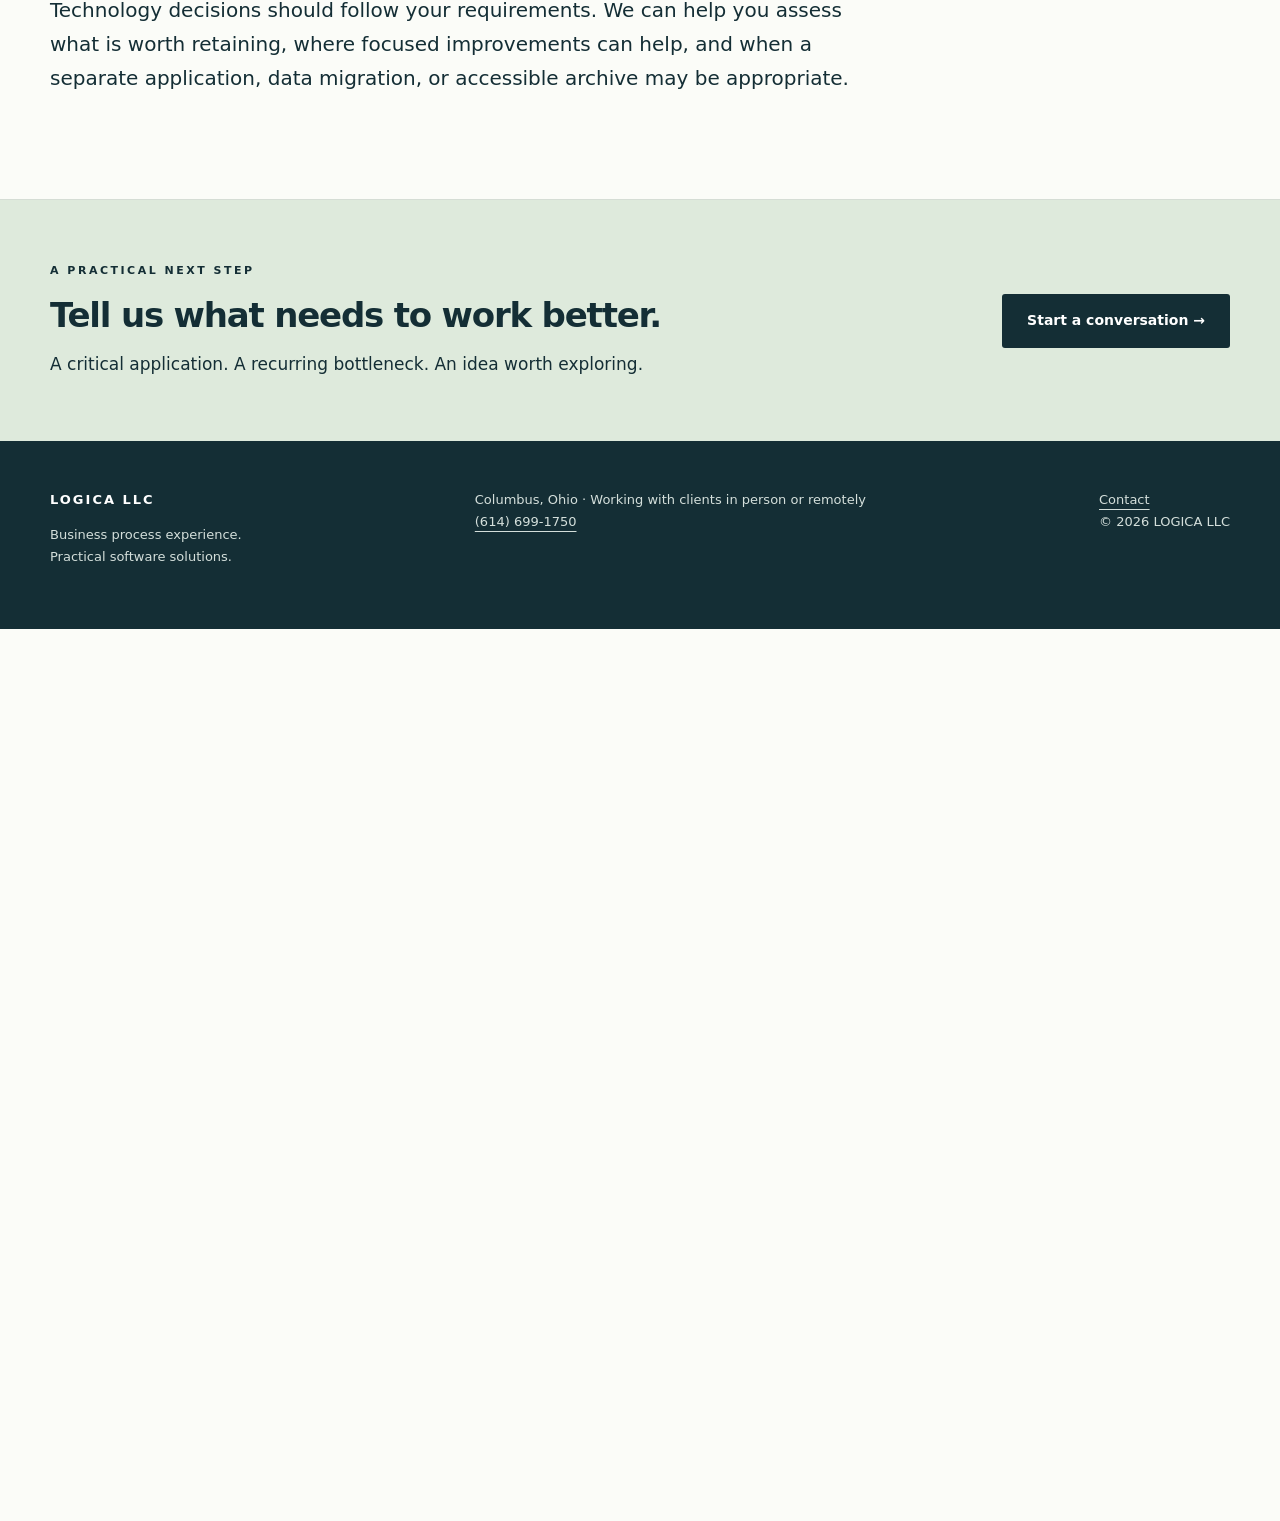
<file: capabilities/lotus-notesdomino/index.html>
<!doctype html><html lang="en"><meta charset="utf-8"><meta name="viewport" content="width=device-width,initial-scale=1"><meta http-equiv="refresh" content="0;url=../../notes-domino.html"><title>Page moved | LOGICA</title><p>This page has moved. <a href="../../notes-domino.html">Continue to LOGICA</a>.</p></html>
</file>
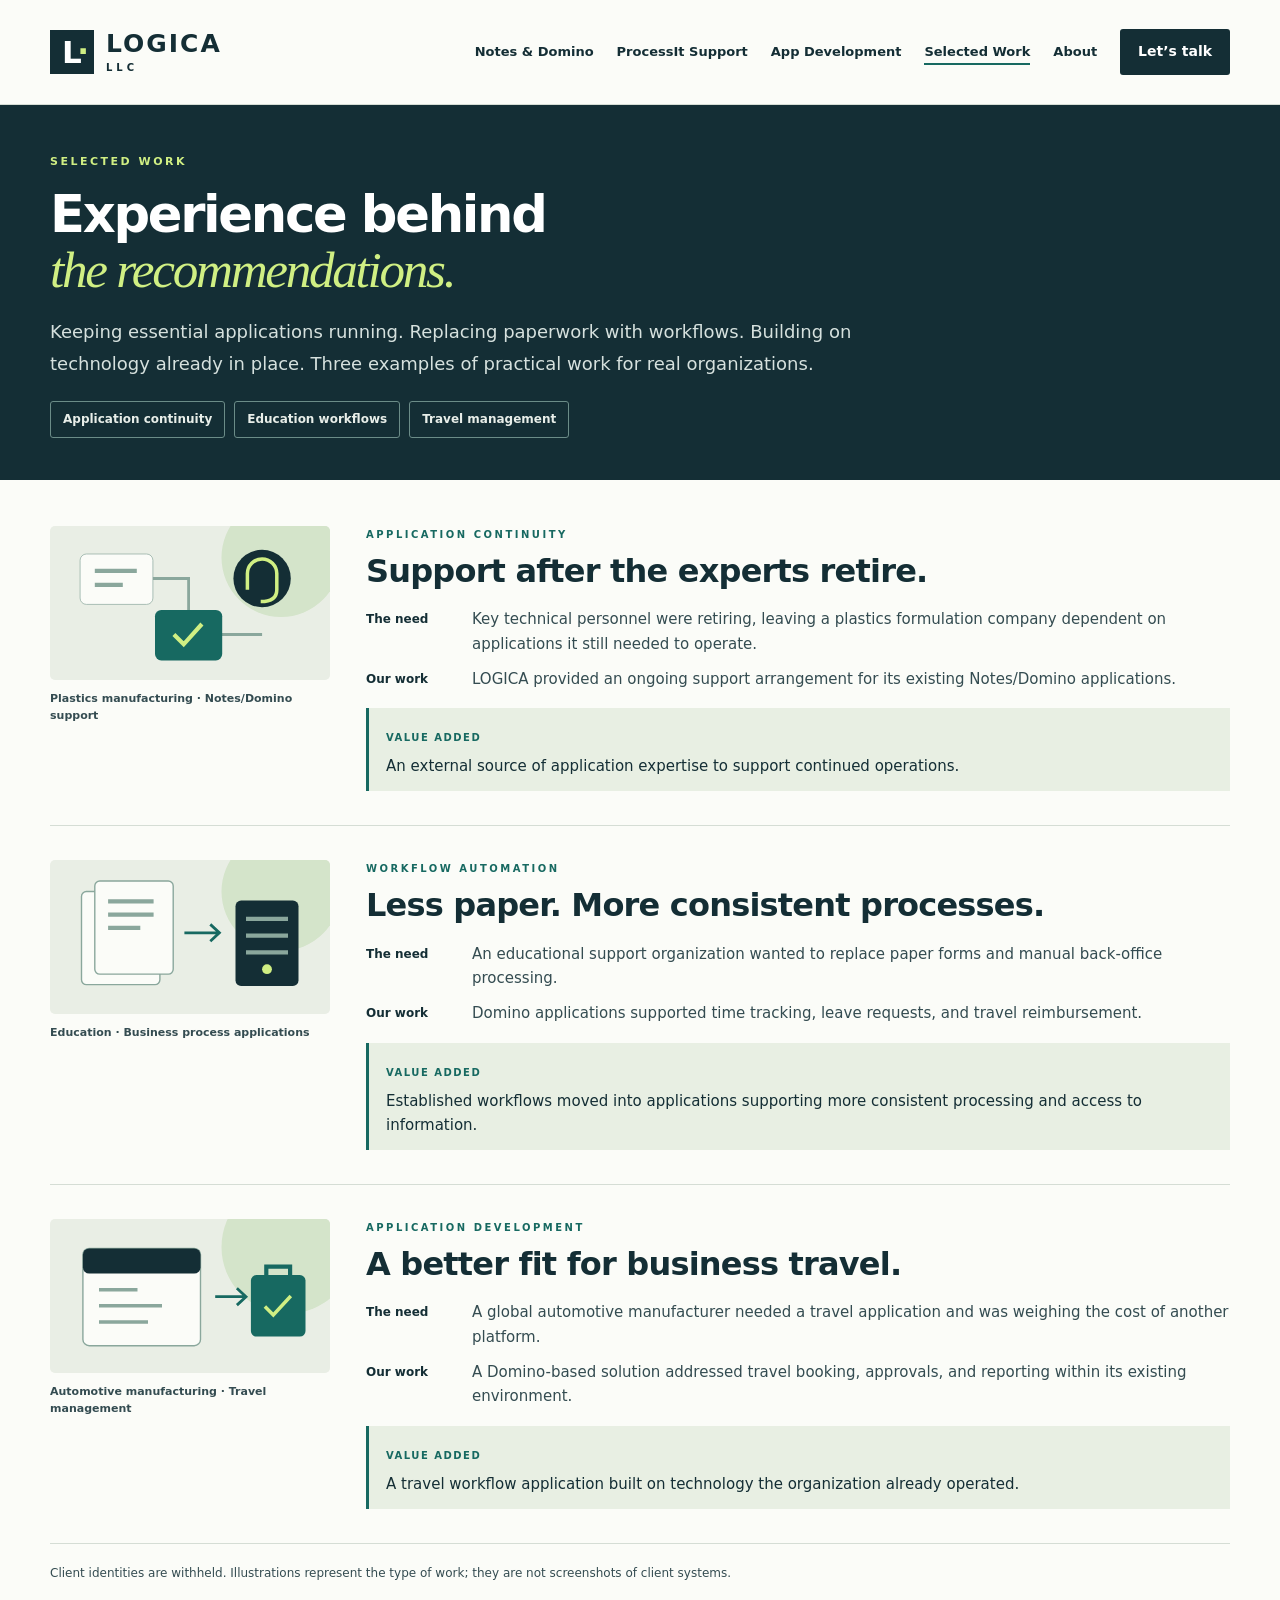
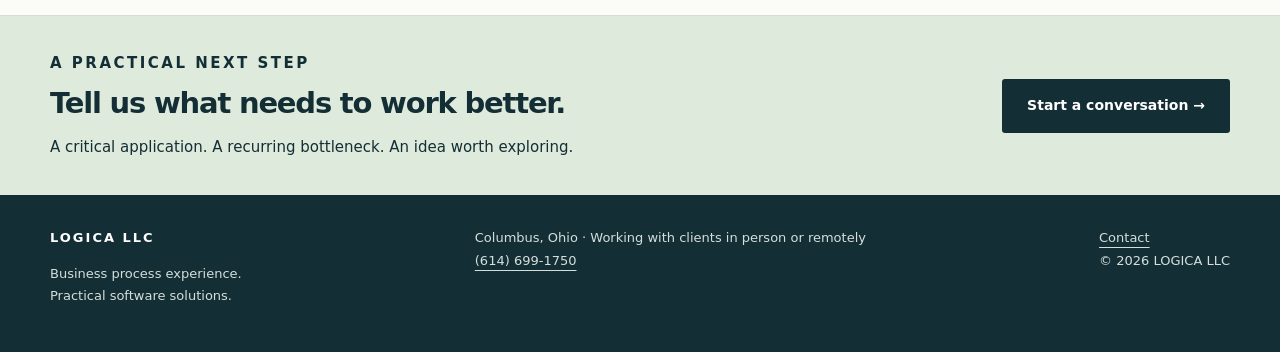
<file: capabilities/lotus-notesdomino/case-studies/index.html>
<!doctype html><html lang="en"><meta charset="utf-8"><meta name="viewport" content="width=device-width,initial-scale=1"><meta http-equiv="refresh" content="0;url=../../../selected-work.html"><title>Page moved | LOGICA</title><p>This page has moved. <a href="../../../selected-work.html">Continue to LOGICA</a>.</p></html>
</file>
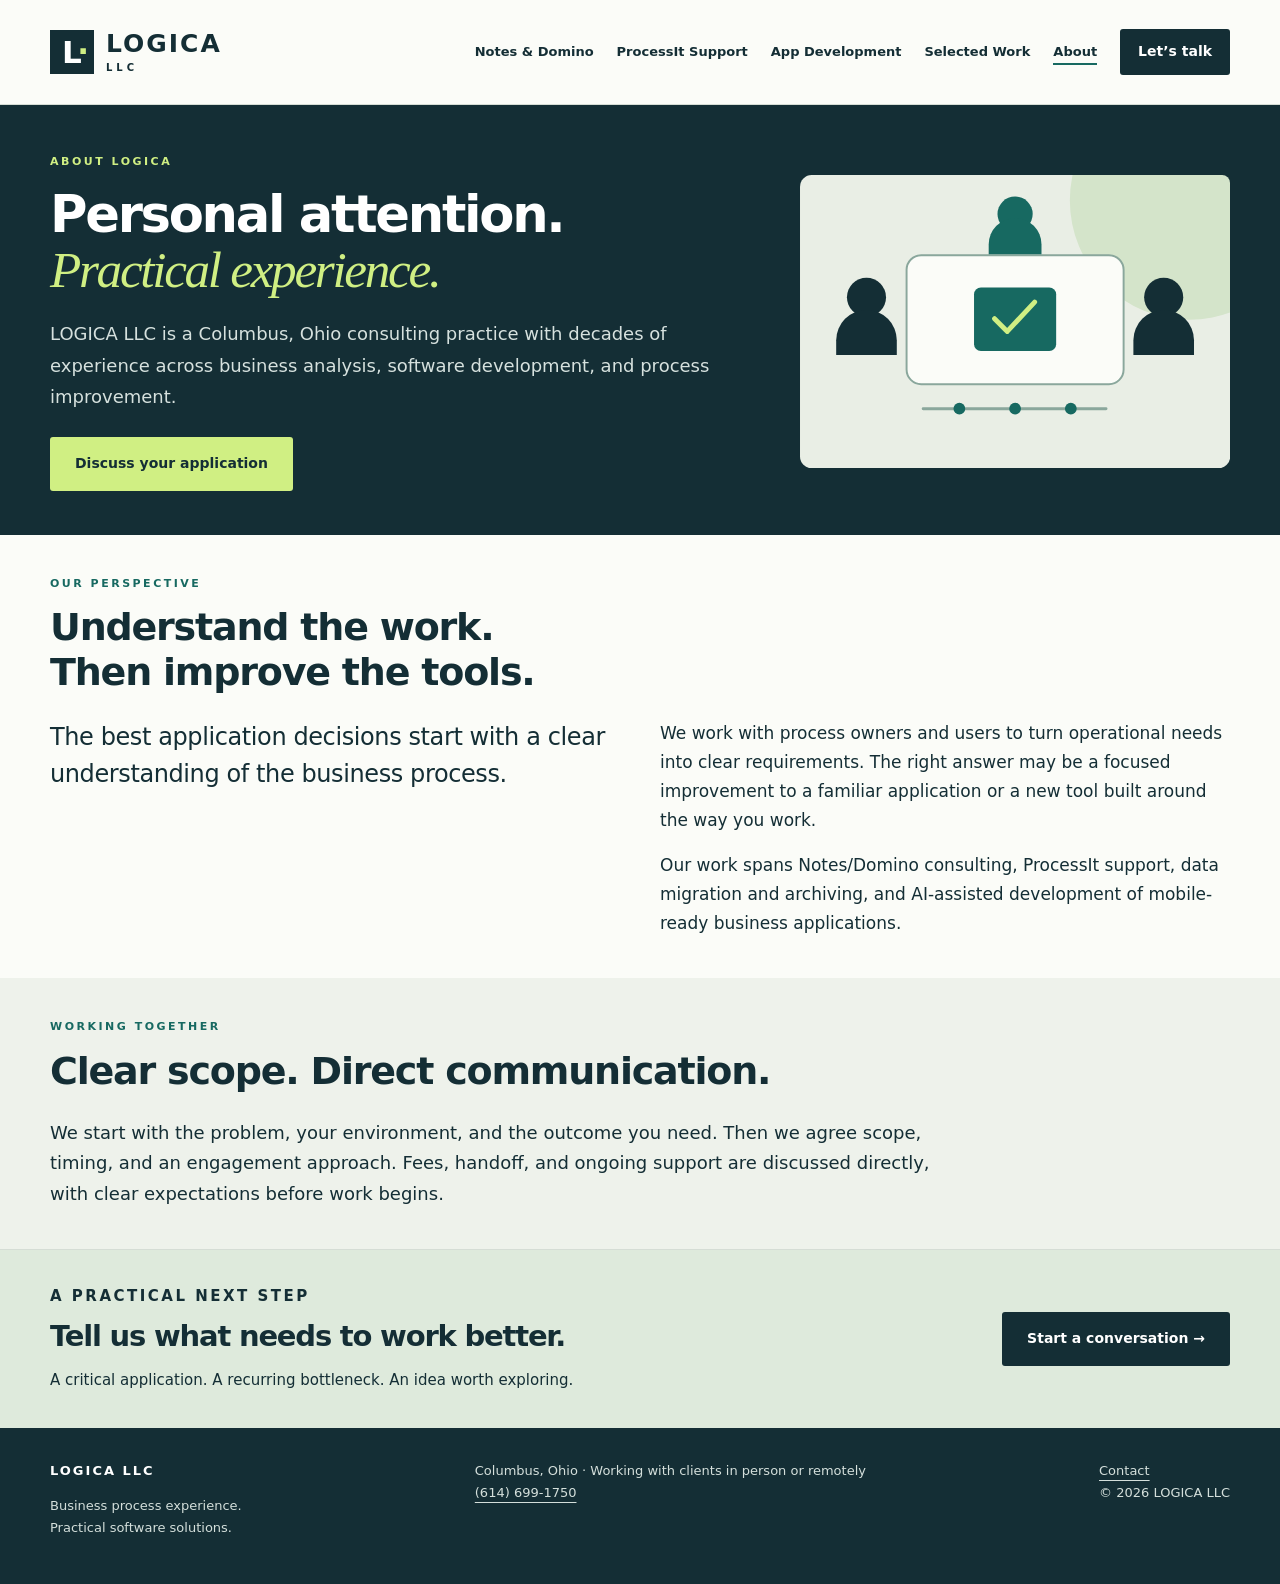
<file: about.html>
<!doctype html>
<html lang="en">
<head>
<meta charset="utf-8">
<meta name="viewport" content="width=device-width,initial-scale=1">
<title>About LOGICA | Business Process &amp; Application Consulting</title>
<meta name="description" content="Columbus, Ohio consulting practice combining decades of business analysis, process improvement, Notes/Domino expertise, and application development experience.">
<meta name="theme-color" content="#142e35">
<link rel="icon" href="assets/favicon.svg" type="image/svg+xml">
<link rel="stylesheet" href="assets/styles.css">
<script src="assets/site.js" defer>
</script>
<style>
/* Compact About layout with an embedded original collaboration illustration. */
.hero{padding:48px 0 44px}.hero .hero-grid{grid-template-columns:minmax(0,1.65fr) minmax(250px,1fr);align-items:center;gap:40px}.hero h1{font-size:clamp(37px,4vw,54px);margin-bottom:20px}.hero .eyebrow{margin-bottom:15px}.hero .intro{font-size:18px;margin-bottom:24px}.about-art{border-radius:8px;overflow:hidden}.about-art svg{display:block;width:100%;height:auto}.section{padding:40px 0}.section h2{font-size:clamp(29px,3vw,38px);margin-bottom:24px}.section .eyebrow{margin-bottom:12px}.split{gap:40px}.large-copy{font-size:24px;line-height:1.55}.split p{margin-bottom:14px}.split p:last-child{margin-bottom:0}.measure{font-size:18px;max-width:900px;margin-bottom:0}.closing{padding:34px 0}.closing h2{font-size:29px}.closing .eyebrow{margin-bottom:9px}.closing p{font-size:15px}footer{padding:32px 0}@media(max-width:1000px){.hero .hero-grid{grid-template-columns:minmax(0,1.5fr) minmax(210px,1fr);gap:25px}.hero h1{font-size:42px}}@media(max-width:700px){.hero{padding:35px 0}.hero .hero-grid{grid-template-columns:1fr;gap:25px}.hero h1{font-size:39px}.about-art{width:min(100%,350px);margin:auto}.about-art svg{max-height:220px}.section{padding:31px 0}.split{gap:20px}.large-copy{font-size:22px}}
</style>
<link rel="canonical" href="https://www.logicallc.com/about.html">
<meta property="og:type" content="website">
<meta property="og:site_name" content="LOGICA LLC">
<meta property="og:title" content="About LOGICA | Business Process &amp; Application Consulting">
<meta property="og:description" content="Columbus, Ohio consulting practice combining decades of business analysis, process improvement, Notes/Domino expertise, and application development experience.">
<meta property="og:url" content="https://www.logicallc.com/about.html">
</head>
<body>
<a class="skip" href="#main">Skip to content</a>
<header class="header">
<div class="wrap header-inner">
<a class="brand" href="index.html" aria-label="LOGICA LLC home">
<span class="brand-mark" aria-hidden="true">L<span>·</span>
</span>
<span>LOGICA<small>LLC</small>
</span>
</a>
<button class="menu-toggle" aria-expanded="false" aria-controls="navigation" hidden>Menu</button>
<nav id="navigation" aria-label="Main navigation">
<a class="" href="notes-domino.html">Notes & Domino</a>
<a class="" href="processit.html">ProcessIt Support</a>
<a class="" href="app-development.html">App Development</a>
<a class="" href="selected-work.html">Selected Work</a>
<a class="active" href="about.html">About</a>
<a class="button small" href="contact.html">Let’s talk</a>
</nav>
</div>
</header>
<main id="main">
<section class="hero ">
<div class="wrap hero-grid">
<div>
<p class="eyebrow">About LOGICA</p>
<h1>Personal attention.<br>
<em>Practical experience.</em>
</h1>
<p class="intro">LOGICA LLC is a Columbus, Ohio consulting practice with decades of experience across business analysis, software development, and process improvement.</p>
<div class="actions">
<a class="button" href="contact.html">Discuss your application</a>
</div>
</div>
<div class="about-art">
<svg xmlns="http://www.w3.org/2000/svg" viewBox="0 0 440 300" aria-hidden="true" focusable="false">
<rect width="440" height="300" rx="12" fill="#e9eee5"/>
<circle cx="398" cy="26" r="122" fill="#d4e4ca"/>
<rect x="109" y="82" width="222" height="132" rx="15" fill="#fbfcf8" stroke="#8aa79c" stroke-width="2"/>
<rect x="178" y="115" width="84" height="65" rx="7" fill="#176961"/>
<path d="m199 147 13 13 28-30" stroke="#d0ef83" stroke-width="5" stroke-linecap="round" stroke-linejoin="round" fill="none"/>
<g fill="#142e35">
<circle cx="68" cy="125" r="20"/>
<path d="M37 184v-15a31 31 0 0 1 62 0v15Z"/>
<circle cx="372" cy="125" r="20"/>
<path d="M341 184v-15a31 31 0 0 1 62 0v15Z"/>
</g>
<g fill="#176961">
<circle cx="220" cy="40" r="18"/>
<path d="M193 81V71a27 27 0 0 1 54 0v10Z"/>
</g>
<path d="M126 239h187" stroke="#8aa79c" stroke-width="3" stroke-linecap="round"/>
<g fill="#176961">
<circle cx="163" cy="239" r="6"/>
<circle cx="220" cy="239" r="6"/>
<circle cx="277" cy="239" r="6"/>
</g>
</svg>
</div>
</div>
</section>
<section class="section ">
<div class="wrap">
<p class="eyebrow">Our perspective</p>
<h2>Understand the work.<br>Then improve the tools.</h2>
<div class="split">
<p class="large-copy">The best application decisions start with a clear understanding of the business process.</p>
<div>
<p>We work with process owners and users to turn operational needs into clear requirements. The right answer may be a focused improvement to a familiar application or a new tool built around the way you work.</p>
<p>Our work spans Notes/Domino consulting, ProcessIt support, data migration and archiving, and AI-assisted development of mobile-ready business applications.</p>
</div>
</div>
</div>
</section>
<section class="section muted">
<div class="wrap">
<p class="eyebrow">Working together</p>
<h2>Clear scope. Direct communication.</h2>
<p class="measure">We start with the problem, your environment, and the outcome you need. Then we agree scope, timing, and an engagement approach. Fees, handoff, and ongoing support are discussed directly, with clear expectations before work begins.</p>
</div>
</section>
<section class="closing">
<div class="wrap closing-inner">
<div>
<p class="eyebrow">A practical next step</p>
<h2>Tell us what needs to work better.</h2>
<p>A critical application. A recurring bottleneck. An idea worth exploring.</p>
</div>
<a class="button" href="contact.html">Start a conversation →</a>
</div>
</section>
</main>
<footer>
<div class="wrap footer-inner">
<div class="footer-brand">LOGICA LLC<p>Business process experience.<br>Practical software solutions.</p>
</div>
<div>Columbus, Ohio · Working with clients in person or remotely<br>
<a href="tel:+16146991750">(614) 699-1750</a>
</div>
<div>
<a class="" href="contact.html">Contact</a>
<br>© <span data-year>2026</span> LOGICA LLC</div>
</div>
</footer>
</body>
</html>
</file>
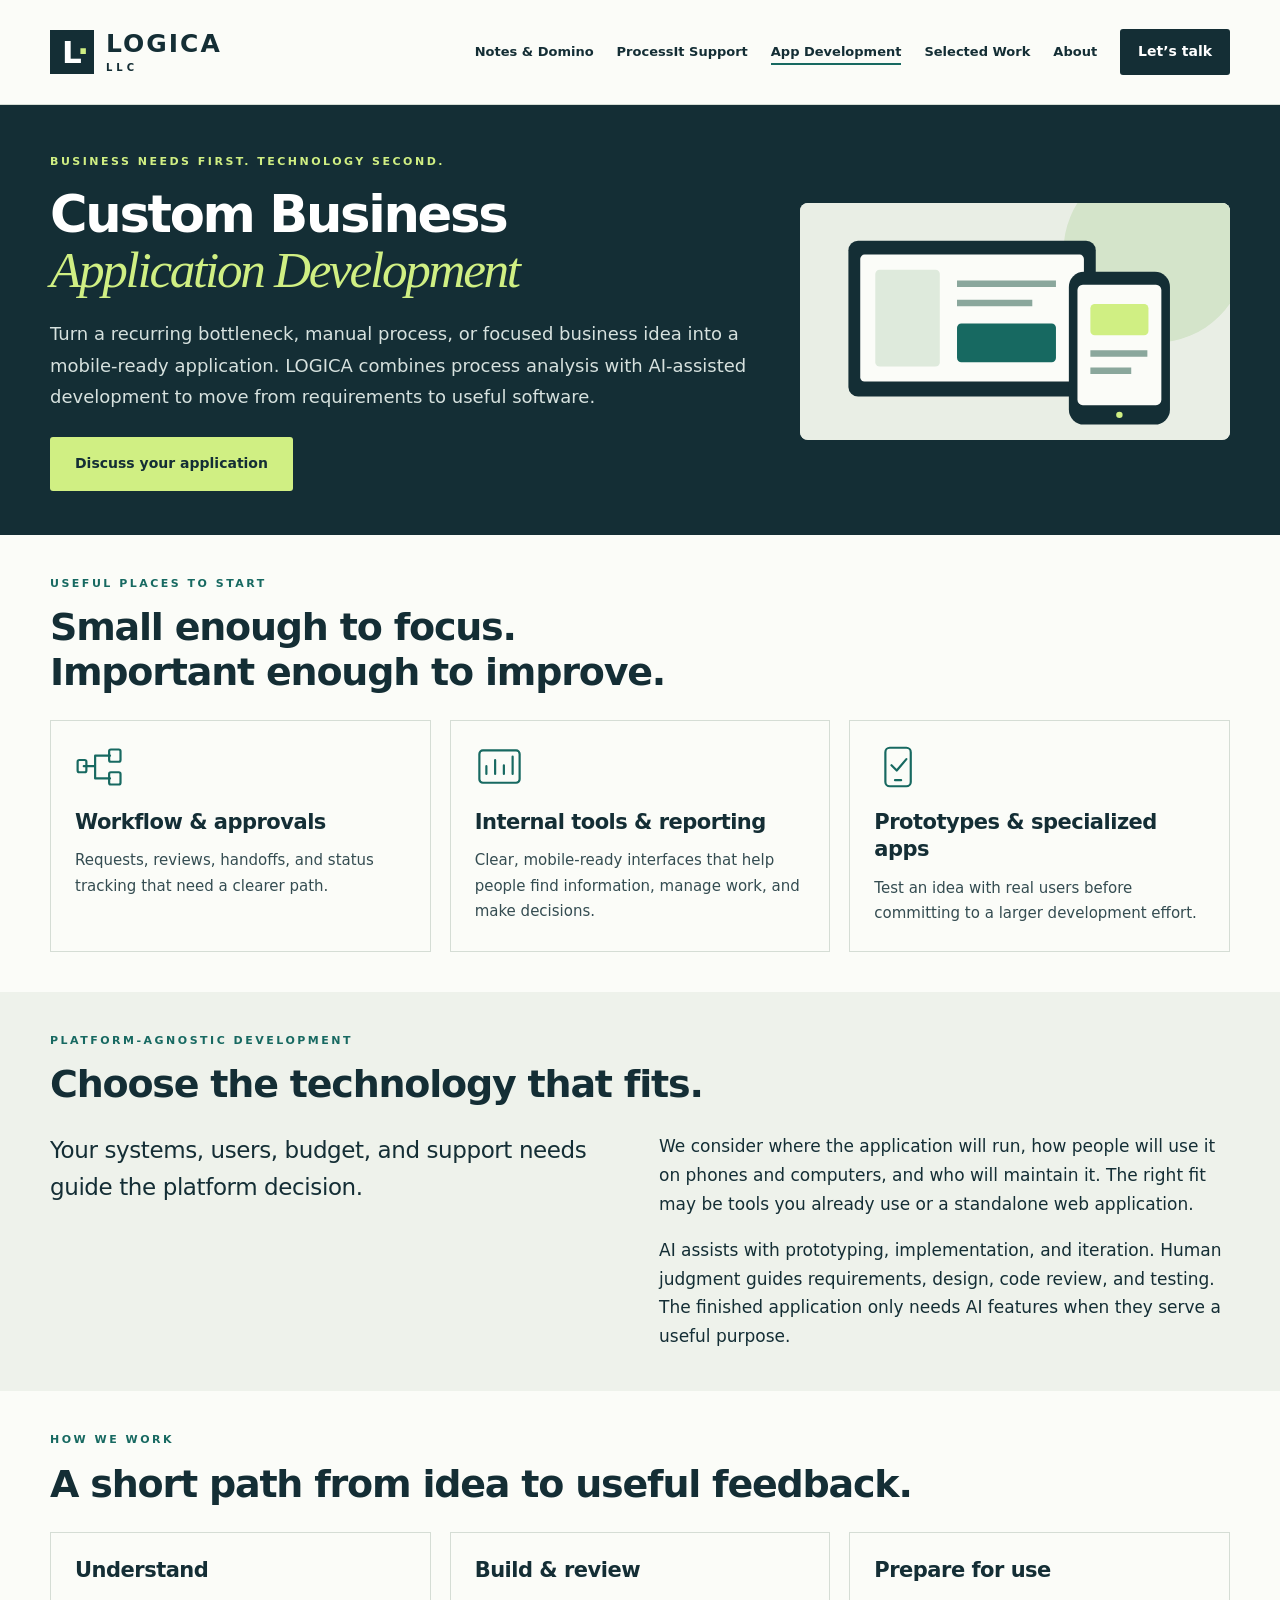
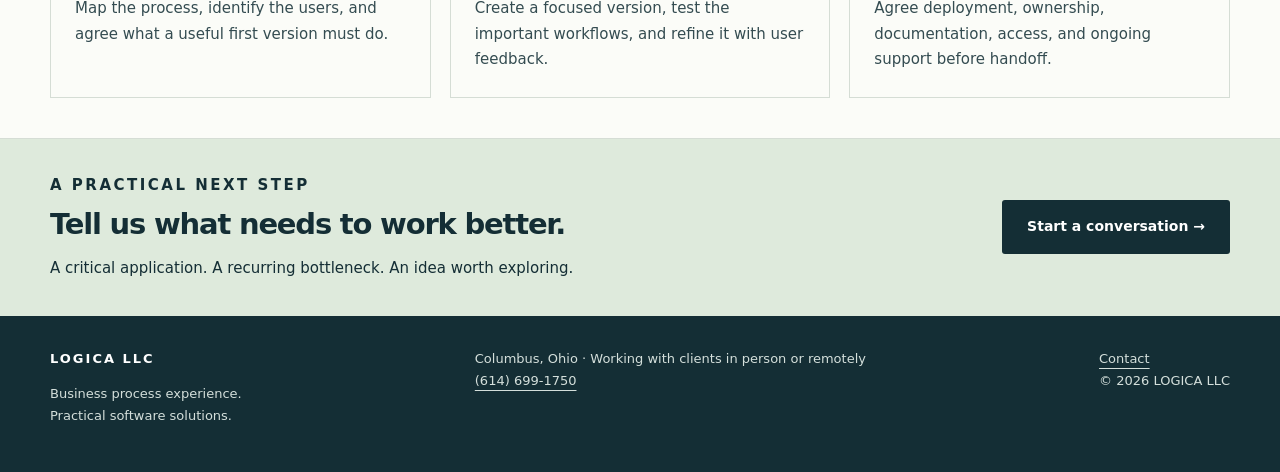
<file: app-development.html>
<!doctype html>
<html lang="en">
<head>
<meta charset="utf-8">
<meta name="viewport" content="width=device-width,initial-scale=1">
<title>Custom Business Application Development | AI-Assisted | LOGICA</title>
<meta name="description" content="Platform-agnostic, AI-assisted development of mobile-ready business applications, workflow tools, internal reporting interfaces, and practical prototypes.">
<meta name="theme-color" content="#142e35">
<link rel="icon" href="assets/favicon.svg" type="image/svg+xml">
<link rel="stylesheet" href="assets/styles.css">
<script src="assets/site.js" defer>
</script>
<style>
/* Compact page layout with original, embedded illustrations. */
.hero{padding:48px 0 44px}.hero .hero-grid{grid-template-columns:minmax(0,1.65fr) minmax(250px,1fr);align-items:center;gap:40px}.hero h1{font-size:clamp(37px,4vw,54px);margin-bottom:20px}.hero .eyebrow{margin-bottom:15px}.hero .intro{font-size:18px;margin-bottom:24px}.app-hero-art{background:#e9eee5;border-radius:8px;overflow:hidden}.app-hero-art svg{display:block;width:100%;height:auto}.section{padding:40px 0}.section h2{font-size:clamp(29px,3vw,38px);margin-bottom:25px}.section .eyebrow{margin-bottom:12px}.cards{gap:19px}.card{padding:24px}.card h3{font-size:21px}.card p{margin-bottom:0;font-size:15px}.app-icon{width:49px;height:44px;margin-bottom:20px}.split{gap:38px}.large-copy{font-size:23px}.split p{margin-bottom:14px}.split p:last-child{margin-bottom:0}.closing{padding:34px 0}.closing h2{font-size:29px}.closing .eyebrow{margin-bottom:9px}.closing p{font-size:15px}footer{padding:32px 0}@media(max-width:1000px){.hero .hero-grid{grid-template-columns:minmax(0,1.5fr) minmax(210px,1fr);gap:25px}.hero h1{font-size:42px}.card{padding:20px}}@media(max-width:700px){.hero{padding:35px 0}.hero .hero-grid{grid-template-columns:1fr;gap:25px}.hero h1{font-size:39px}.app-hero-art{width:min(100%,350px);margin:auto}.app-hero-art svg{max-height:200px}.section{padding:31px 0}.split{gap:20px}.cards{gap:14px}.card{padding:23px}.large-copy{font-size:21px}.app-icon{margin-bottom:14px}}
</style>
<link rel="canonical" href="https://www.logicallc.com/app-development.html">
<meta property="og:type" content="website">
<meta property="og:site_name" content="LOGICA LLC">
<meta property="og:title" content="Custom Business Application Development | AI-Assisted | LOGICA">
<meta property="og:description" content="Platform-agnostic, AI-assisted development of mobile-ready business applications, workflow tools, internal reporting interfaces, and practical prototypes.">
<meta property="og:url" content="https://www.logicallc.com/app-development.html">
</head>
<body>
<a class="skip" href="#main">Skip to content</a>
<header class="header">
<div class="wrap header-inner">
<a class="brand" href="index.html" aria-label="LOGICA LLC home">
<span class="brand-mark" aria-hidden="true">L<span>·</span>
</span>
<span>LOGICA<small>LLC</small>
</span>
</a>
<button class="menu-toggle" aria-expanded="false" aria-controls="navigation" hidden>Menu</button>
<nav id="navigation" aria-label="Main navigation">
<a class="" href="notes-domino.html">Notes & Domino</a>
<a class="" href="processit.html">ProcessIt Support</a>
<a class="active" href="app-development.html">App Development</a>
<a class="" href="selected-work.html">Selected Work</a>
<a class="" href="about.html">About</a>
<a class="button small" href="contact.html">Let’s talk</a>
</nav>
</div>
</header>
<main id="main">
<section class="hero ">
<div class="wrap hero-grid">
<div>
<p class="eyebrow">Business needs first. Technology second.</p>
<h1>Custom Business<br><em>Application Development</em></h1>
<p class="intro">Turn a recurring bottleneck, manual process, or focused business idea into a mobile-ready application. LOGICA combines process analysis with AI-assisted development to move from requirements to useful software.</p>
<div class="actions">
<a class="button" href="contact.html">Discuss your application</a>
</div>
</div>
<div class="app-hero-art">
<svg viewBox="0 0 400 220" xmlns="http://www.w3.org/2000/svg" aria-hidden="true" focusable="false">
<rect width="400" height="220" fill="#e9eee5"/>
<circle cx="330" cy="45" r="85" fill="#d4e4ca"/>
<rect x="45" y="35" width="230" height="145" rx="9" fill="#142e35"/>
<rect x="56" y="48" width="208" height="118" rx="4" fill="#fbfcf8"/>
<rect x="70" y="62" width="60" height="90" rx="4" fill="#deeadc"/>
<path d="M146 75h92M146 93h70" stroke="#8aa79c" stroke-width="6"/>
<rect x="146" y="112" width="92" height="36" rx="4" fill="#176961"/>
<rect x="250" y="64" width="94" height="142" rx="14" fill="#142e35"/>
<rect x="258" y="76" width="78" height="112" rx="5" fill="#fbfcf8"/>
<rect x="270" y="94" width="54" height="29" rx="4" fill="#d0ef83"/>
<path d="M270 140h53m-53 16h38" stroke="#8aa79c" stroke-width="6"/>
<circle cx="297" cy="197" r="3" fill="#d0ef83"/>
</svg>
</div>
</div>
</section>
<section class="section ">
<div class="wrap">
<p class="eyebrow">Useful places to start</p>
<h2>Small enough to focus.<br>Important enough to improve.</h2>
<div class="cards">
<article class="card">
<svg class="app-icon" viewBox="0 0 56 50" xmlns="http://www.w3.org/2000/svg" aria-hidden="true" focusable="false">
<g fill="none" stroke="#176961" stroke-width="2.5" stroke-linecap="round" stroke-linejoin="round">
<path d="M10 24h13V12h17m-17 12v14h17"/>
<rect x="3" y="17" width="10" height="14" rx="2"/>
<rect x="39" y="5" width="13" height="14" rx="2"/>
<rect x="39" y="31" width="13" height="14" rx="2"/>
</g>
</svg>
<h3>Workflow & approvals</h3>
<p>Requests, reviews, handoffs, and status tracking that need a clearer path.</p>
</article>
<article class="card">
<svg class="app-icon" viewBox="0 0 56 50" xmlns="http://www.w3.org/2000/svg" aria-hidden="true" focusable="false">
<g fill="none" stroke="#176961" stroke-width="2.5" stroke-linecap="round" stroke-linejoin="round">
<rect x="5" y="6" width="46" height="37" rx="4"/>
<path d="M13 33v-9m10 9V17m10 16V23m10 10V13"/>
</g>
</svg>
<h3>Internal tools & reporting</h3>
<p>Clear, mobile-ready interfaces that help people find information, manage work, and make decisions.</p>
</article>
<article class="card">
<svg class="app-icon" viewBox="0 0 56 50" xmlns="http://www.w3.org/2000/svg" aria-hidden="true" focusable="false">
<g fill="none" stroke="#176961" stroke-width="2.5" stroke-linecap="round" stroke-linejoin="round">
<rect x="13" y="3" width="29" height="44" rx="5"/>
<path d="m20 23 6 6 11-13M24 40h7"/>
</g>
</svg>
<h3>Prototypes & specialized apps</h3>
<p>Test an idea with real users before committing to a larger development effort.</p>
</article>
</div>
</div>
</section>
<section class="section muted">
<div class="wrap">
<p class="eyebrow">Platform-agnostic development</p>
<h2>Choose the technology that fits.</h2>
<div class="split">
<p class="large-copy">Your systems, users, budget, and support needs guide the platform decision.</p>
<div>
<p>We consider where the application will run, how people will use it on phones and computers, and who will maintain it. The right fit may be tools you already use or a standalone web application.</p>
<p>AI assists with prototyping, implementation, and iteration. Human judgment guides requirements, design, code review, and testing. The finished application only needs AI features when they serve a useful purpose.</p>
</div>
</div>
</div>
</section>
<section class="section ">
<div class="wrap">
<p class="eyebrow">How we work</p>
<h2>A short path from idea to useful feedback.</h2>
<div class="cards">
<article class="card">
<h3>Understand</h3>
<p>Map the process, identify the users, and agree what a useful first version must do.</p>
</article>
<article class="card">
<h3>Build & review</h3>
<p>Create a focused version, test the important workflows, and refine it with user feedback.</p>
</article>
<article class="card">
<h3>Prepare for use</h3>
<p>Agree deployment, ownership, documentation, access, and ongoing support before handoff.</p>
</article>
</div>
</div>
</section>
<section class="closing">
<div class="wrap closing-inner">
<div>
<p class="eyebrow">A practical next step</p>
<h2>Tell us what needs to work better.</h2>
<p>A critical application. A recurring bottleneck. An idea worth exploring.</p>
</div>
<a class="button" href="contact.html">Start a conversation →</a>
</div>
</section>
</main>
<footer>
<div class="wrap footer-inner">
<div class="footer-brand">LOGICA LLC<p>Business process experience.<br>Practical software solutions.</p>
</div>
<div>Columbus, Ohio · Working with clients in person or remotely<br>
<a href="tel:+16146991750">(614) 699-1750</a>
</div>
<div>
<a class="" href="contact.html">Contact</a>
<br>© <span data-year>2026</span> LOGICA LLC</div>
</div>
</footer>
</body>
</html>
</file>
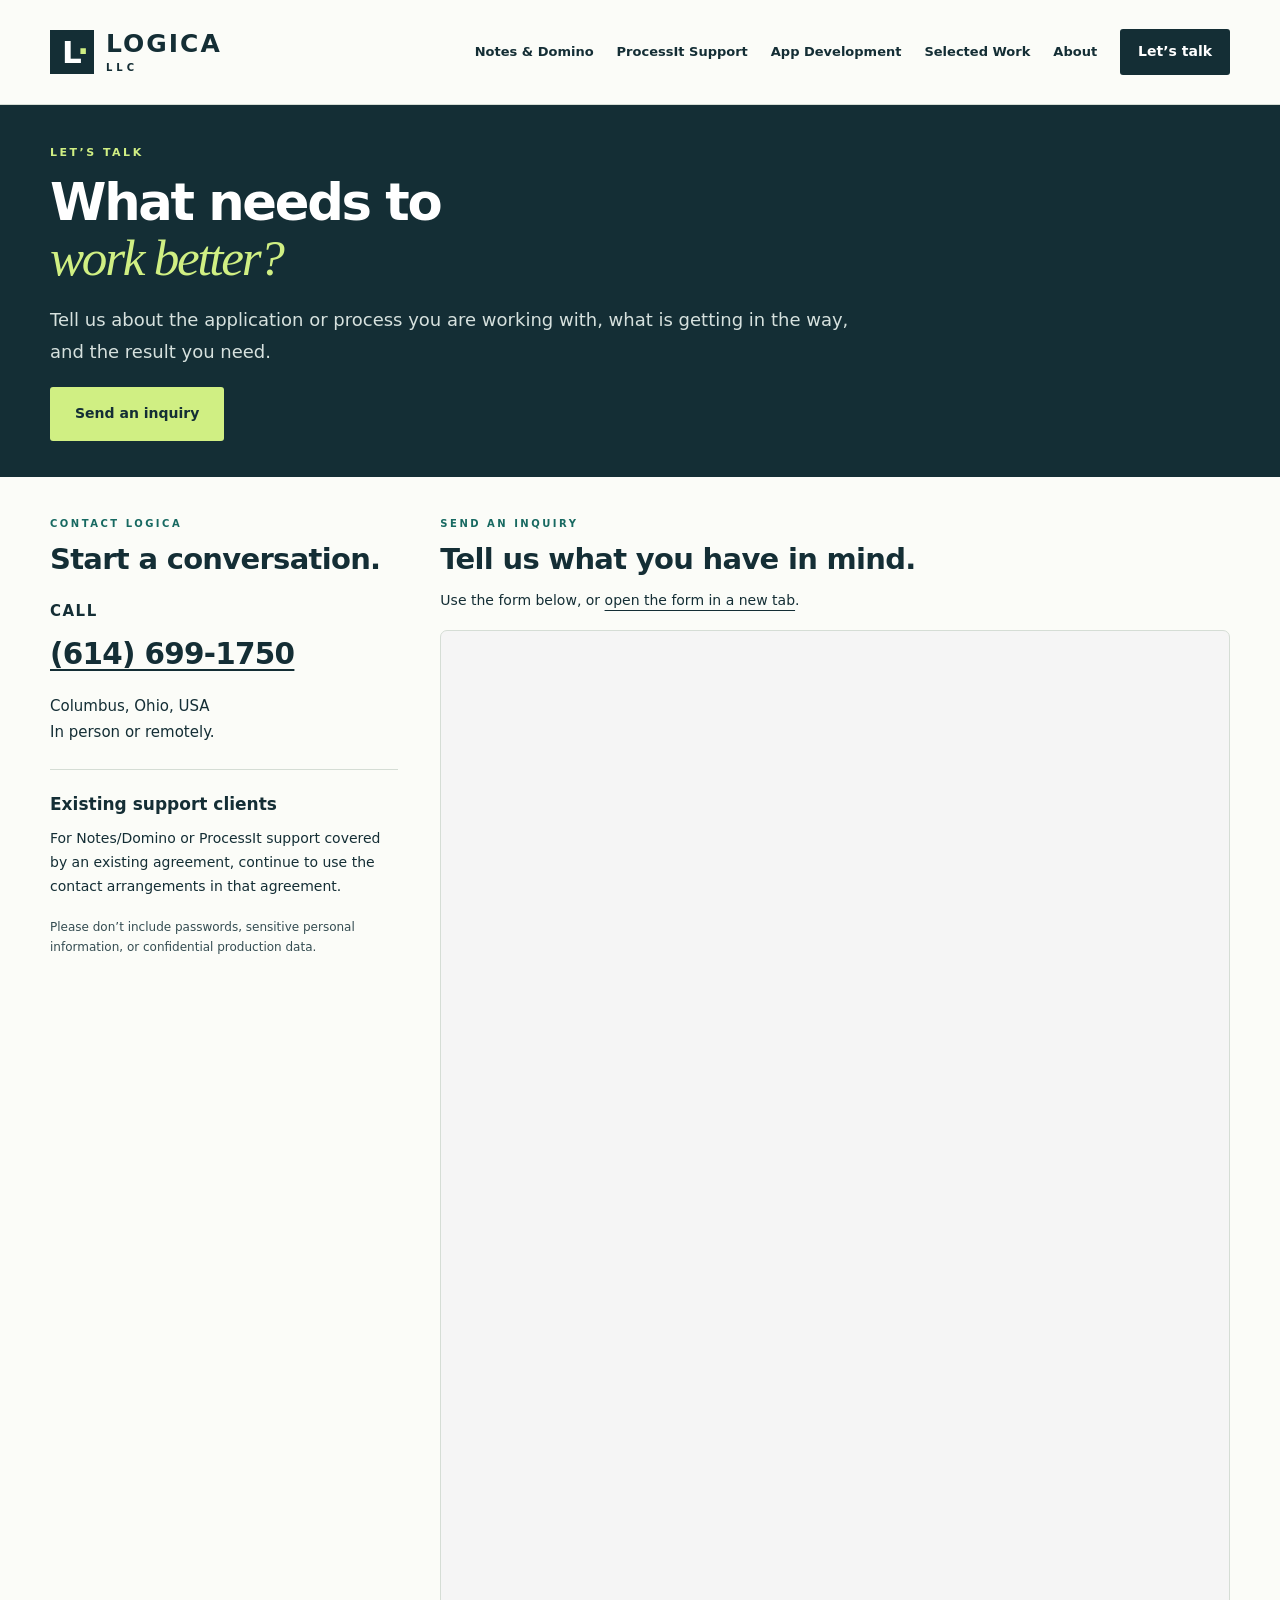
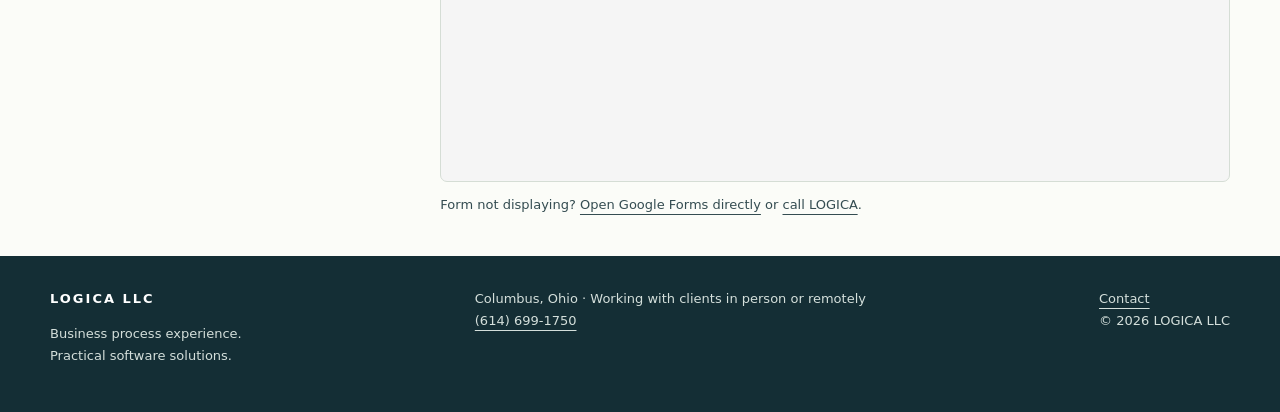
<file: contact.html>
<!doctype html>
<html lang="en">
<head>
<meta charset="utf-8">
<meta name="viewport" content="width=device-width,initial-scale=1">
<title>Contact LOGICA | Notes, Domino, ProcessIt &amp; App Development</title>
<meta name="description" content="Contact LOGICA about Notes/Domino consulting, ProcessIt application support, data migration and archiving, or a custom business application.">
<meta name="theme-color" content="#142e35">
<link rel="icon" href="assets/favicon.svg" type="image/svg+xml">
<link rel="stylesheet" href="assets/styles.css">
<script src="assets/site.js" defer>
</script>
<style>
/* Google Forms retains its own styling inside the embedded frame. */
.hero{padding:39px 0 36px}.hero h1{font-size:clamp(37px,4vw,52px);margin-bottom:16px}.hero .eyebrow{margin-bottom:12px}.hero .intro{font-size:18px;max-width:800px;margin-bottom:20px}.contact-section{padding:38px 0 40px}.contact-layout{display:grid;grid-template-columns:minmax(230px,.75fr) minmax(0,1.7fr);gap:42px;align-items:start}.contact-details{position:sticky;top:25px}.contact-details .eyebrow,.inquiry .eyebrow{color:var(--teal);font-size:10px;margin-bottom:10px}.contact-details h2,.inquiry h2{font-size:29px;line-height:1.2;letter-spacing:-.7px;margin:0 0 20px}.call-label{font-size:12px;font-weight:750;text-transform:uppercase;letter-spacing:1.5px;margin:22px 0 5px}.phone{font-size:clamp(23px,2.3vw,30px);font-weight:650;letter-spacing:-.7px}.contact-details>p{font-size:15px}.support-note{border-top:1px solid var(--line);margin-top:24px;padding-top:20px}.support-note h3{font-size:17px;margin:0 0 8px}.support-note p{font-size:14px;margin:0 0 18px}.contact-details .fine{font-size:12px}.inquiry{min-width:0;scroll-margin-top:20px}.inquiry h2{margin-bottom:12px}.form-help{font-size:14px;margin:0 0 17px}.form-shell{border:1px solid var(--line);border-radius:7px;overflow:hidden;background:#f5f5f5}.form-shell iframe{display:block;width:100%;height:1150px;border:0}.form-fallback{margin:12px 0 0}footer{padding:32px 0}@media(max-width:900px){.contact-layout{grid-template-columns:230px minmax(0,1fr);gap:25px}}@media(max-width:700px){.hero{padding:31px 0}.hero h1{font-size:39px}.contact-section{padding:28px 0}.contact-layout{grid-template-columns:1fr;gap:28px}.contact-details{position:static}.contact-details h2{margin-bottom:16px}.support-note{margin-top:18px;padding-top:16px}.form-shell{margin-left:-12px;margin-right:-12px}.form-shell iframe{height:1250px}.inquiry h2{font-size:27px}}
</style>
<link rel="canonical" href="https://www.logicallc.com/contact.html">
<meta property="og:type" content="website">
<meta property="og:site_name" content="LOGICA LLC">
<meta property="og:title" content="Contact LOGICA | Notes, Domino, ProcessIt &amp; App Development">
<meta property="og:description" content="Contact LOGICA about Notes/Domino consulting, ProcessIt application support, data migration and archiving, or a custom business application.">
<meta property="og:url" content="https://www.logicallc.com/contact.html">
</head>
<body>
<a class="skip" href="#main">Skip to content</a>
<header class="header">
<div class="wrap header-inner">
<a class="brand" href="index.html" aria-label="LOGICA LLC home">
<span class="brand-mark" aria-hidden="true">L<span>·</span>
</span>
<span>LOGICA<small>LLC</small>
</span>
</a>
<button class="menu-toggle" aria-expanded="false" aria-controls="navigation" hidden>Menu</button>
<nav id="navigation" aria-label="Main navigation">
<a class="" href="notes-domino.html">Notes & Domino</a>
<a class="" href="processit.html">ProcessIt Support</a>
<a class="" href="app-development.html">App Development</a>
<a class="" href="selected-work.html">Selected Work</a>
<a class="" href="about.html">About</a>
<a class="button small" href="contact.html">Let’s talk</a>
</nav>
</div>
</header>
<main id="main">
<section class="hero ">
<div class="wrap hero-grid">
<div>
<p class="eyebrow">Let’s talk</p>
<h1>What needs to<br>
<em>work better?</em>
</h1>
<p class="intro">Tell us about the application or process you are working with, what is getting in the way, and the result you need.</p>
<div class="actions">
<a class="button" href="#inquiry">Send an inquiry</a>
</div>
</div>
</div>
</section>
<section class="contact-section">
<div class="wrap contact-layout">
<aside class="contact-details">
<p class="eyebrow">Contact LOGICA</p>
<h2>Start a conversation.</h2>
<p class="call-label">Call</p>
<a class="phone" href="tel:+16146991750">(614) 699-1750</a>
<p>Columbus, Ohio, USA<br>In person or remotely.</p>
<div class="support-note">
<h3>Existing support clients</h3>
<p>For Notes/Domino or ProcessIt support covered by an existing agreement, continue to use the contact arrangements in that agreement.</p>
</div>
<p class="fine">Please don’t include passwords, sensitive personal information, or confidential production data.</p>
</aside>
<div class="inquiry" id="inquiry">
<div class="form-heading">
<div>
<p class="eyebrow">Send an inquiry</p>
<h2>Tell us what you have in mind.</h2>
</div>
</div>
<p class="form-help">Use the form below, or <a href="https://docs.google.com/forms/d/e/1FAIpQLSczv_slQDcBnoAD65j7u4c5aLx4GVXB2okvLkNI8M9I49JLOQ/viewform" target="_blank" rel="noopener noreferrer">open the form in a new tab</a>.</p>
<div class="form-shell">
<iframe src="https://docs.google.com/forms/d/e/1FAIpQLSczv_slQDcBnoAD65j7u4c5aLx4GVXB2okvLkNI8M9I49JLOQ/viewform?embedded=true" title="LOGICA contact inquiry form" width="100%" height="1150" referrerpolicy="strict-origin-when-cross-origin">Loading…</iframe>
</div>
<p class="fine form-fallback">Form not displaying? <a href="https://docs.google.com/forms/d/e/1FAIpQLSczv_slQDcBnoAD65j7u4c5aLx4GVXB2okvLkNI8M9I49JLOQ/viewform" target="_blank" rel="noopener noreferrer">Open Google Forms directly</a> or <a href="tel:+16146991750">call LOGICA</a>.</p>
</div>
</div>
</section>
</main>
<footer>
<div class="wrap footer-inner">
<div class="footer-brand">LOGICA LLC<p>Business process experience.<br>Practical software solutions.</p>
</div>
<div>Columbus, Ohio · Working with clients in person or remotely<br>
<a href="tel:+16146991750">(614) 699-1750</a>
</div>
<div>
<a class="" href="contact.html">Contact</a>
<br>© <span data-year>2026</span> LOGICA LLC</div>
</div>
</footer>
</body>
</html>
</file>
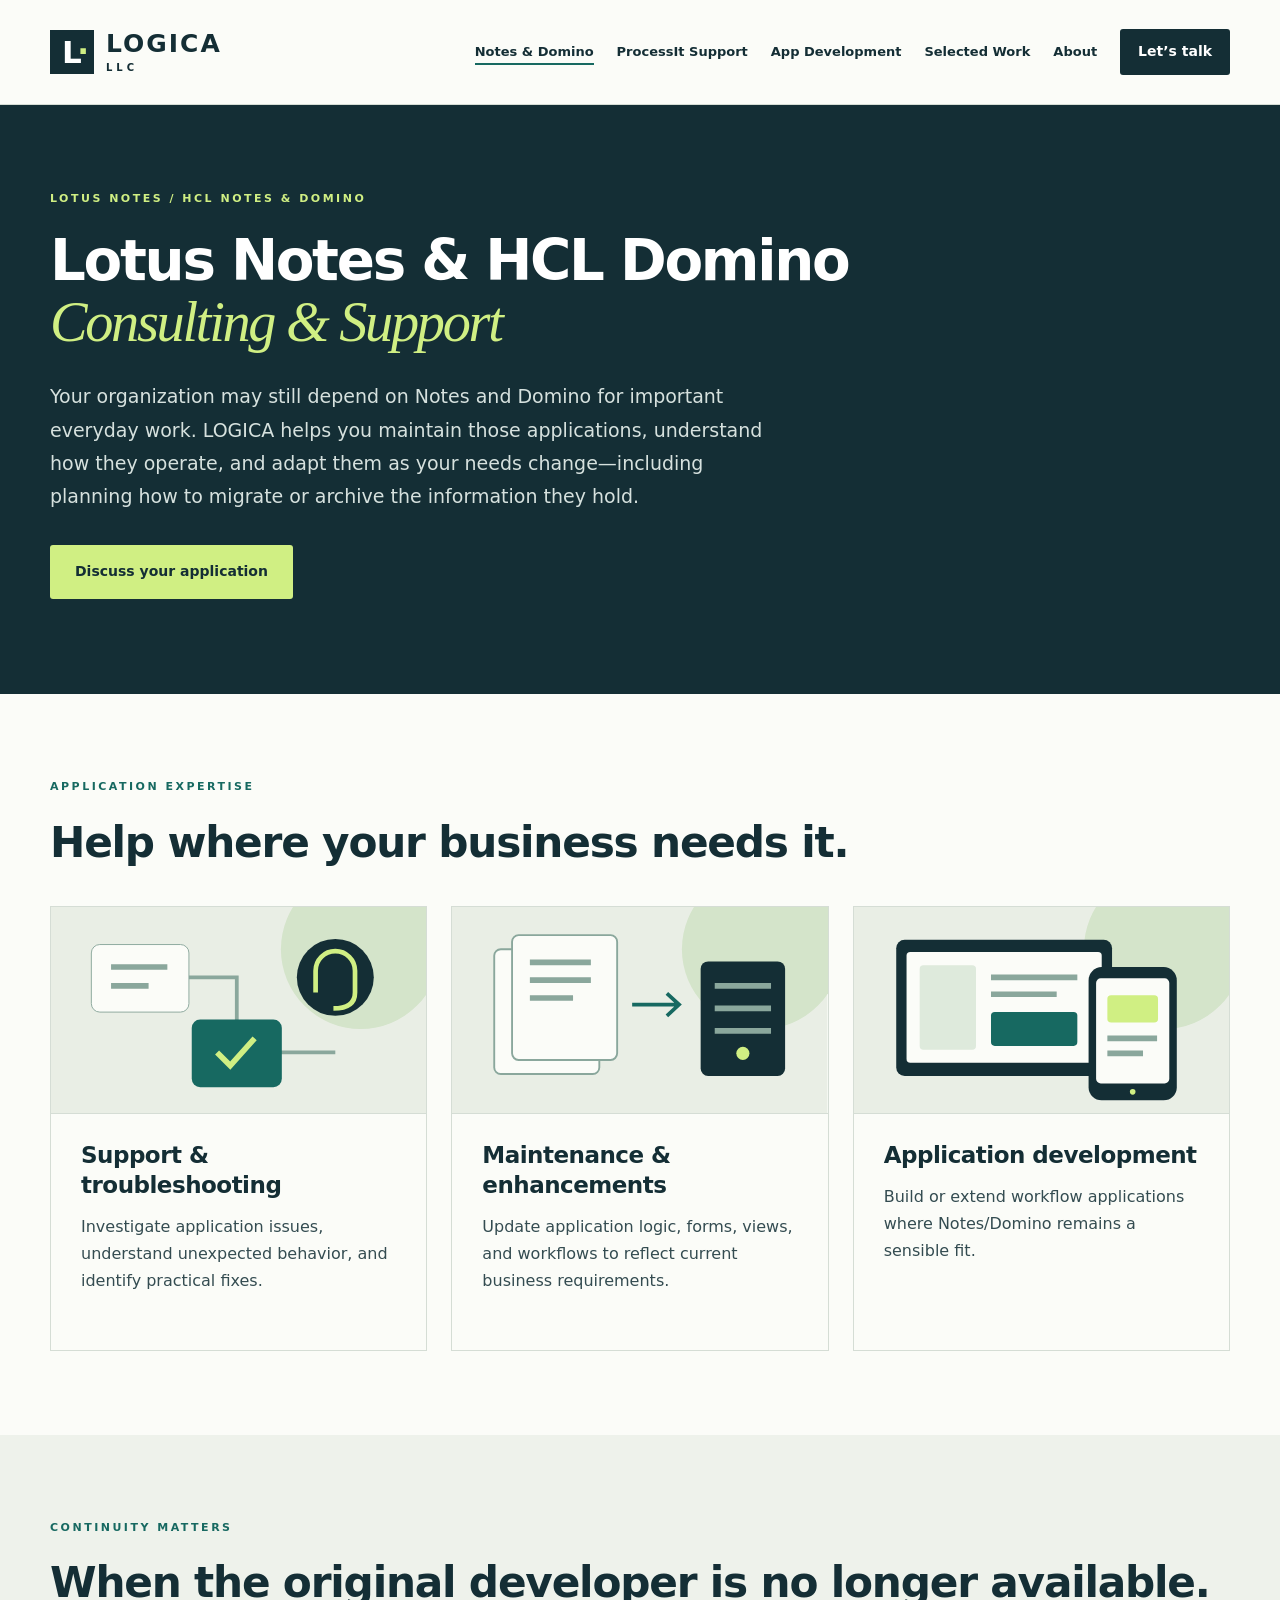
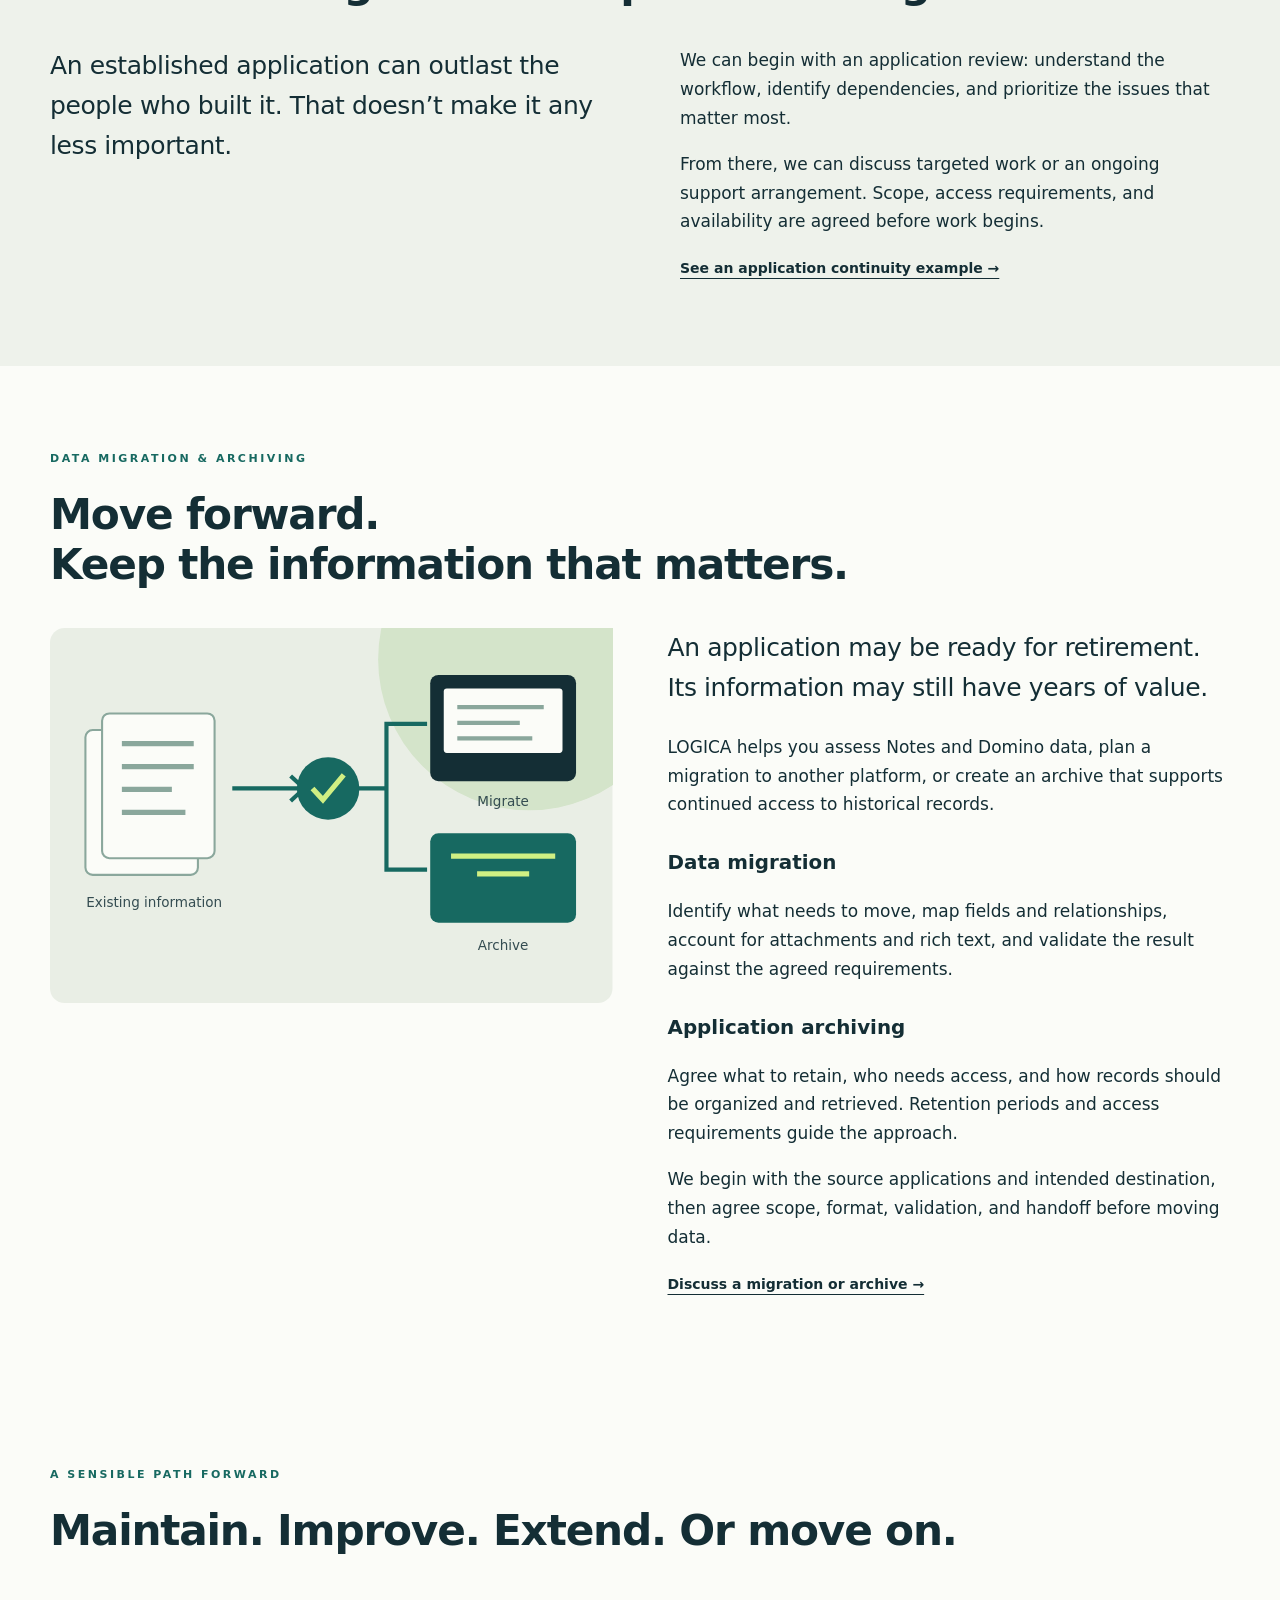
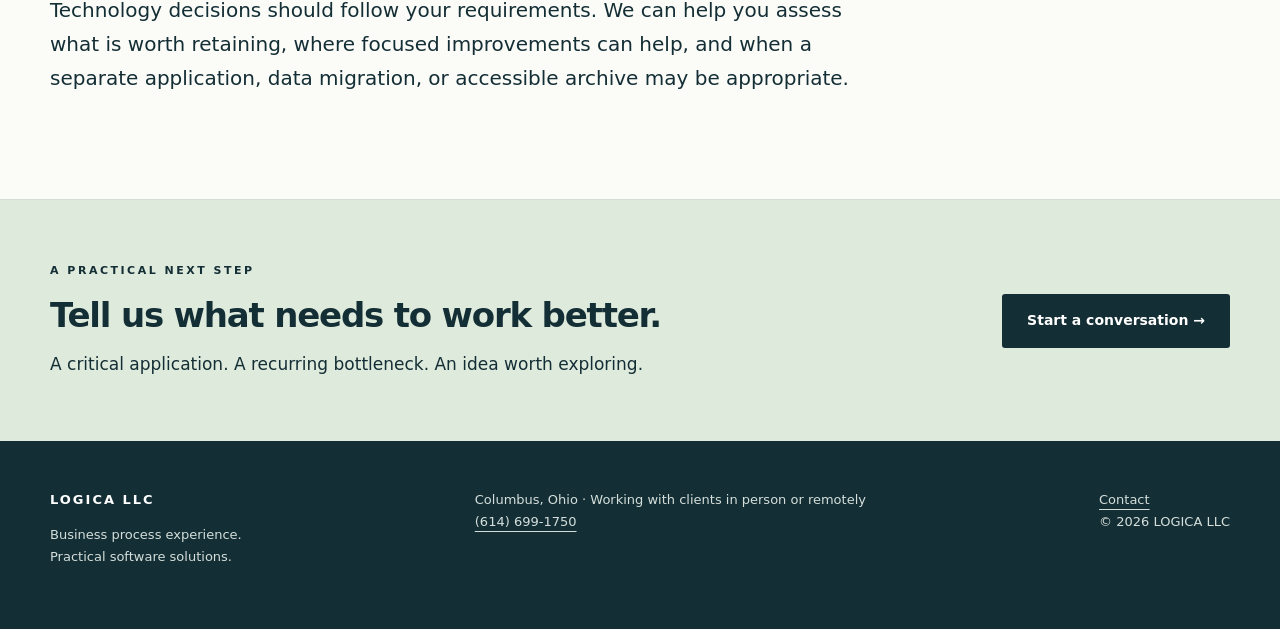
<file: notes-domino.html>
<!doctype html>
<html lang="en">
<head>
<meta charset="utf-8">
<meta name="viewport" content="width=device-width,initial-scale=1">
<title>Lotus Notes &amp; HCL Domino Consulting and Support | LOGICA</title>
<meta name="description" content="Maintain and improve Lotus Notes and HCL Domino applications. LOGICA provides application support, development, data migration, and archiving services.">
<meta name="theme-color" content="#142e35">
<link rel="icon" href="assets/favicon.svg" type="image/svg+xml">
<link rel="stylesheet" href="assets/styles.css">
<script src="assets/site.js" defer>
</script>
<style>
/* Original, embedded illustrations; no additional asset uploads required. */
.service-visual{width:calc(100% + 60px);margin:-30px -30px 27px;overflow:hidden;border-bottom:1px solid var(--line)}.service-visual svg{display:block;width:100%;height:auto}.migration-art svg{display:block;width:100%;height:auto}.migration-layout{align-items:start;gap:55px}.migration-art{position:sticky;top:30px}.migration-layout h3{margin:27px 0 7px}.migration-layout .large-copy{font-size:25px}@media(max-width:1000px){.service-visual{width:calc(100% + 44px);margin:-22px -22px 25px}.migration-layout{gap:30px}}@media(max-width:700px){.service-visual svg{max-height:210px}.migration-art{position:static;max-width:480px}.migration-layout .large-copy{font-size:22px}}
</style>
<link rel="canonical" href="https://www.logicallc.com/notes-domino.html">
<meta property="og:type" content="website">
<meta property="og:site_name" content="LOGICA LLC">
<meta property="og:title" content="Lotus Notes &amp; HCL Domino Consulting and Support | LOGICA">
<meta property="og:description" content="Maintain and improve Lotus Notes and HCL Domino applications. LOGICA provides application support, development, data migration, and archiving services.">
<meta property="og:url" content="https://www.logicallc.com/notes-domino.html">
</head>
<body>
<a class="skip" href="#main">Skip to content</a>
<header class="header">
<div class="wrap header-inner">
<a class="brand" href="index.html" aria-label="LOGICA LLC home">
<span class="brand-mark" aria-hidden="true">L<span>·</span>
</span>
<span>LOGICA<small>LLC</small>
</span>
</a>
<button class="menu-toggle" aria-expanded="false" aria-controls="navigation" hidden>Menu</button>
<nav id="navigation" aria-label="Main navigation">
<a class="active" href="notes-domino.html">Notes & Domino</a>
<a class="" href="processit.html">ProcessIt Support</a>
<a class="" href="app-development.html">App Development</a>
<a class="" href="selected-work.html">Selected Work</a>
<a class="" href="about.html">About</a>
<a class="button small" href="contact.html">Let’s talk</a>
</nav>
</div>
</header>
<main id="main">
<section class="hero ">
<div class="wrap hero-grid">
<div>
<p class="eyebrow">Lotus Notes / HCL Notes & Domino</p>
<h1>Lotus Notes &amp; HCL Domino<br><em>Consulting &amp; Support</em></h1>
<p class="intro">Your organization may still depend on Notes and Domino for important everyday work. LOGICA helps you maintain those applications, understand how they operate, and adapt them as your needs change—including planning how to migrate or archive the information they hold.</p>
<div class="actions">
<a class="button" href="contact.html">Discuss your application</a>
</div>
</div>
</div>
</section>
<section class="section ">
<div class="wrap">
<p class="eyebrow">Application expertise</p>
<h2>Help where your business needs it.</h2>
<div class="cards">
<article class="card">
<div class="service-visual">
<svg viewBox="0 0 400 220" xmlns="http://www.w3.org/2000/svg" aria-hidden="true" focusable="false">
<rect width="400" height="220" fill="#e9eee5"/>
<circle cx="330" cy="45" r="85" fill="#d4e4ca"/>
<path d="M95 75h103v80h105" stroke="#8aa79c" stroke-width="4" fill="none"/>
<rect x="43" y="40" width="104" height="72" rx="9" fill="#fbfcf8" stroke="#8aa79c"/>
<path d="M64 64h60M64 84h40" stroke="#8aa79c" stroke-width="6"/>
<rect x="150" y="120" width="96" height="72" rx="9" fill="#176961"/>
<path d="m177 155 14 14 26-29" stroke="#d0ef83" stroke-width="6" fill="none"/>
<circle cx="303" cy="75" r="41" fill="#142e35"/>
<path d="M282 77v-9a21 21 0 0 1 42 0v9m-42-3v17m42-17v17m0 0c0 13-10 17-23 17" stroke="#d0ef83" stroke-width="5" fill="none"/>
</svg>
</div>
<h3>Support & troubleshooting</h3>
<p>Investigate application issues, understand unexpected behavior, and identify practical fixes.</p>
</article>
<article class="card">
<div class="service-visual">
<svg viewBox="0 0 400 220" xmlns="http://www.w3.org/2000/svg" aria-hidden="true" focusable="false">
<rect width="400" height="220" fill="#e9eee5"/>
<circle cx="330" cy="45" r="85" fill="#d4e4ca"/>
<g fill="#fbfcf8" stroke="#8aa79c" stroke-width="2">
<rect x="45" y="45" width="112" height="133" rx="7"/>
<rect x="64" y="30" width="112" height="133" rx="7"/>
</g>
<path d="M83 59h65M83 78h65M83 97h46" stroke="#8aa79c" stroke-width="6"/>
<path d="M192 104h49m-12-12 13 12-13 12" stroke="#176961" stroke-width="4" fill="none"/>
<rect x="265" y="58" width="90" height="122" rx="8" fill="#142e35"/>
<path d="M280 84h60m-60 24h60m-60 24h60" stroke="#8aa79c" stroke-width="6"/>
<circle cx="310" cy="156" r="7" fill="#d0ef83"/>
</svg>
</div>
<h3>Maintenance & enhancements</h3>
<p>Update application logic, forms, views, and workflows to reflect current business requirements.</p>
</article>
<article class="card">
<div class="service-visual">
<svg viewBox="0 0 400 220" xmlns="http://www.w3.org/2000/svg" aria-hidden="true" focusable="false">
<rect width="400" height="220" fill="#e9eee5"/>
<circle cx="330" cy="45" r="85" fill="#d4e4ca"/>
<rect x="45" y="35" width="230" height="145" rx="9" fill="#142e35"/>
<rect x="56" y="48" width="208" height="118" rx="4" fill="#fbfcf8"/>
<rect x="70" y="62" width="60" height="90" rx="4" fill="#deeadc"/>
<path d="M146 75h92M146 93h70" stroke="#8aa79c" stroke-width="6"/>
<rect x="146" y="112" width="92" height="36" rx="4" fill="#176961"/>
<rect x="250" y="64" width="94" height="142" rx="14" fill="#142e35"/>
<rect x="258" y="76" width="78" height="112" rx="5" fill="#fbfcf8"/>
<rect x="270" y="94" width="54" height="29" rx="4" fill="#d0ef83"/>
<path d="M270 140h53m-53 16h38" stroke="#8aa79c" stroke-width="6"/>
<circle cx="297" cy="197" r="3" fill="#d0ef83"/>
</svg>
</div>
<h3>Application development</h3>
<p>Build or extend workflow applications where Notes/Domino remains a sensible fit.</p>
</article>
</div>
</div>
</section>
<section class="section muted">
<div class="wrap">
<p class="eyebrow">Continuity matters</p>
<h2>When the original developer is no longer available.</h2>
<div class="split">
<p class="large-copy">An established application can outlast the people who built it. That doesn’t make it any less important.</p>
<div>
<p>We can begin with an application review: understand the workflow, identify dependencies, and prioritize the issues that matter most.</p>
<p>From there, we can discuss targeted work or an ongoing support arrangement. Scope, access requirements, and availability are agreed before work begins.</p>
<a class="text-link" href="selected-work.html#continuity">See an application continuity example →</a>
</div>
</div>
</div>
</section>
<section class="section">
<div class="wrap">
<p class="eyebrow">Data migration &amp; archiving</p>
<h2>Move forward.<br>Keep the information that matters.</h2>
<div class="split migration-layout">
<div class="migration-art">
<svg xmlns="http://www.w3.org/2000/svg" viewBox="0 0 540 360" role="img" aria-labelledby="migration-title">
<title id="migration-title">Organizing Notes and Domino information for migration or archiving</title>
<rect width="540" height="360" rx="14" fill="#e9eee5"/>
<circle cx="460" cy="30" r="145" fill="#d4e4ca"/>
<g fill="#fbfcf8" stroke="#8aa79c" stroke-width="2">
<rect x="34" y="98" width="108" height="139" rx="7"/>
<rect x="50" y="82" width="108" height="139" rx="7"/>
</g>
<path d="M69 111h69m-69 22h69m-69 22h48m-48 22h61" stroke="#8aa79c" stroke-width="5"/>
<path d="M175 154h68m-12-12 13 12-13 12M293 154h30v-62h39m-39 62v78h39" stroke="#176961" stroke-width="4" fill="none"/>
<circle cx="267" cy="154" r="30" fill="#176961"/>
<path d="m252 154 10 11 20-24" stroke="#d0ef83" stroke-width="5" fill="none"/>
<rect x="365" y="45" width="140" height="102" rx="8" fill="#142e35"/>
<rect x="378" y="58" width="114" height="62" rx="3" fill="#fbfcf8"/>
<path d="M391 76h83m-83 15h60m-60 15h72" stroke="#8aa79c" stroke-width="4"/>
<rect x="365" y="197" width="140" height="86" rx="8" fill="#176961"/>
<path d="M385 219h100m-75 17h50" stroke="#d0ef83" stroke-width="5"/>
<g fill="#344c51" font-family="system-ui,sans-serif" font-size="13" text-anchor="middle">
<text x="100" y="268">Existing information</text>
<text x="435" y="171">Migrate</text>
<text x="435" y="309">Archive</text>
</g>
</svg>
</div>
<div>
<p class="large-copy">An application may be ready for retirement. Its information may still have years of value.</p>
<p>LOGICA helps you assess Notes and Domino data, plan a migration to another platform, or create an archive that supports continued access to historical records.</p>
<h3>Data migration</h3>
<p>Identify what needs to move, map fields and relationships, account for attachments and rich text, and validate the result against the agreed requirements.</p>
<h3>Application archiving</h3>
<p>Agree what to retain, who needs access, and how records should be organized and retrieved. Retention periods and access requirements guide the approach.</p>
<p>We begin with the source applications and intended destination, then agree scope, format, validation, and handoff before moving data.</p>
<a class="text-link" href="contact.html">Discuss a migration or archive →</a>
</div>
</div>
</div>
</section>
<section class="section ">
<div class="wrap">
<p class="eyebrow">A sensible path forward</p>
<h2>Maintain. Improve. Extend. Or move on.</h2>
<p class="measure">Technology decisions should follow your requirements. We can help you assess what is worth retaining, where focused improvements can help, and when a separate application, data migration, or accessible archive may be appropriate.</p>
</div>
</section>
<section class="closing">
<div class="wrap closing-inner">
<div>
<p class="eyebrow">A practical next step</p>
<h2>Tell us what needs to work better.</h2>
<p>A critical application. A recurring bottleneck. An idea worth exploring.</p>
</div>
<a class="button" href="contact.html">Start a conversation →</a>
</div>
</section>
</main>
<footer>
<div class="wrap footer-inner">
<div class="footer-brand">LOGICA LLC<p>Business process experience.<br>Practical software solutions.</p>
</div>
<div>Columbus, Ohio · Working with clients in person or remotely<br>
<a href="tel:+16146991750">(614) 699-1750</a>
</div>
<div>
<a class="" href="contact.html">Contact</a>
<br>© <span data-year>2026</span> LOGICA LLC</div>
</div>
</footer>
</body>
</html>
</file>
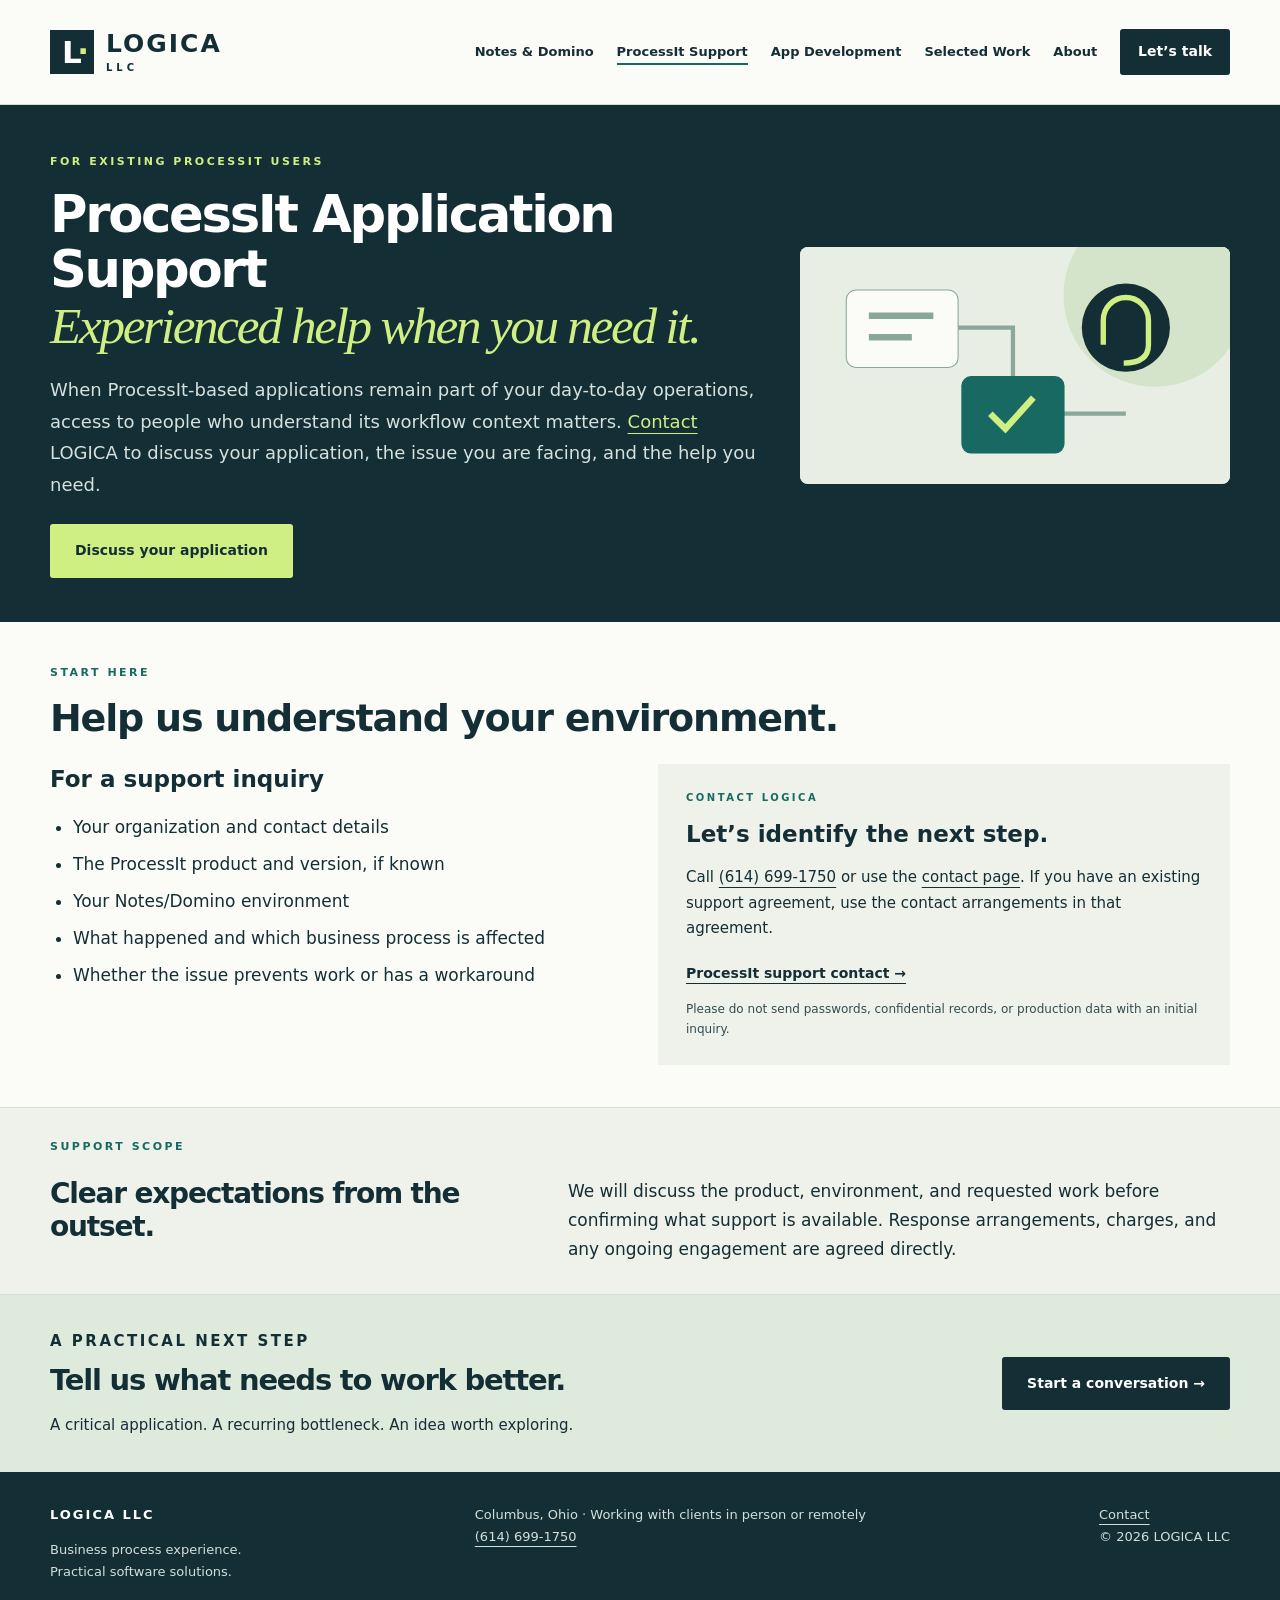
<file: processit.html>
<!doctype html>
<html lang="en">
<head>
<meta charset="utf-8">
<meta name="viewport" content="width=device-width,initial-scale=1">
<title>ProcessIt Application Support | Lotus Notes &amp; Domino | LOGICA</title>
<meta name="description" content="Experienced support for ProcessIt-based Notes and Domino applications. Discuss troubleshooting, your application environment, and ongoing support with LOGICA.">
<meta name="theme-color" content="#142e35">
<link rel="icon" href="assets/favicon.svg" type="image/svg+xml">
<link rel="stylesheet" href="assets/styles.css">
<script src="assets/site.js" defer>
</script>
<style>
/* Compact ProcessIt layout and embedded original illustration. */
.hero{padding:48px 0 44px}.hero .hero-grid{grid-template-columns:minmax(0,1.65fr) minmax(250px,1fr);align-items:center;gap:40px}.hero h1{font-size:clamp(37px,4vw,54px);margin-bottom:20px}.hero .eyebrow{margin-bottom:15px}.hero .intro{font-size:18px;margin-bottom:24px}.intro a{color:var(--lime)}.intro a:hover{color:white}.processit-art{background:#e9eee5;border-radius:8px;overflow:hidden}.processit-art svg{display:block;width:100%;height:auto}.section{padding:42px 0}.section h2{font-size:clamp(29px,3vw,38px);margin-bottom:24px}.section .eyebrow{margin-bottom:13px}.split{gap:36px}.split h3{margin:0 0 14px;font-size:23px;line-height:1.35}.check-list{margin:0}.check-list li{padding:4px 0}.callout{padding:25px 28px}.callout p{font-size:15px;margin-bottom:16px}.callout .eyebrow{font-size:10px}.callout .fine{font-size:12px;margin-bottom:0}.support-scope{border-top:1px solid var(--line);background:var(--muted);padding:30px 0}.support-scope .wrap{display:grid;grid-template-columns:1fr 1.4fr;gap:8px 45px;align-items:start}.support-scope .eyebrow{grid-column:1/-1}.support-scope h2{font-size:28px;margin:0}.support-scope .measure{font-size:17px;line-height:1.7;margin:0}.closing{padding:34px 0}.closing h2{font-size:29px}.closing .eyebrow{margin-bottom:9px}.closing p{font-size:15px}footer{padding:32px 0}@media(max-width:1000px){.hero .hero-grid{grid-template-columns:minmax(0,1.5fr) minmax(210px,1fr);gap:25px}.hero h1{font-size:42px}}@media(max-width:700px){.hero{padding:35px 0}.hero .hero-grid{grid-template-columns:1fr;gap:25px}.hero h1{font-size:39px}.processit-art{width:min(100%,350px);margin:auto}.processit-art svg{max-height:200px}.section{padding:32px 0}.split{gap:27px}.support-scope .wrap{grid-template-columns:1fr;gap:13px}.callout{padding:23px}.support-scope h2{font-size:27px}}
</style>
<link rel="canonical" href="https://www.logicallc.com/processit.html">
<meta property="og:type" content="website">
<meta property="og:site_name" content="LOGICA LLC">
<meta property="og:title" content="ProcessIt Application Support | Lotus Notes &amp; Domino | LOGICA">
<meta property="og:description" content="Experienced support for ProcessIt-based Notes and Domino applications. Discuss troubleshooting, your application environment, and ongoing support with LOGICA.">
<meta property="og:url" content="https://www.logicallc.com/processit.html">
</head>
<body>
<a class="skip" href="#main">Skip to content</a>
<header class="header">
<div class="wrap header-inner">
<a class="brand" href="index.html" aria-label="LOGICA LLC home">
<span class="brand-mark" aria-hidden="true">L<span>·</span>
</span>
<span>LOGICA<small>LLC</small>
</span>
</a>
<button class="menu-toggle" aria-expanded="false" aria-controls="navigation" hidden>Menu</button>
<nav id="navigation" aria-label="Main navigation">
<a class="" href="notes-domino.html">Notes & Domino</a>
<a class="active" href="processit.html">ProcessIt Support</a>
<a class="" href="app-development.html">App Development</a>
<a class="" href="selected-work.html">Selected Work</a>
<a class="" href="about.html">About</a>
<a class="button small" href="contact.html">Let’s talk</a>
</nav>
</div>
</header>
<main id="main">
<section class="hero ">
<div class="wrap hero-grid">
<div>
<p class="eyebrow">For existing ProcessIt users</p>
<h1>ProcessIt Application Support<br><em>Experienced help when you need it.</em></h1>
<p class="intro">When ProcessIt-based applications remain part of your day-to-day operations, access to people who understand its workflow context matters. <a href="contact.html">Contact</a> LOGICA to discuss your application, the issue you are facing, and the help you need.</p>
<div class="actions">
<a class="button" href="contact.html">Discuss your application</a>
</div>
</div>
<div class="processit-art">
<svg viewBox="0 0 400 220" xmlns="http://www.w3.org/2000/svg" aria-hidden="true" focusable="false">
<rect width="400" height="220" fill="#e9eee5"/>
<circle cx="330" cy="45" r="85" fill="#d4e4ca"/>
<path d="M95 75h103v80h105" stroke="#8aa79c" stroke-width="4" fill="none"/>
<rect x="43" y="40" width="104" height="72" rx="9" fill="#fbfcf8" stroke="#8aa79c"/>
<path d="M64 64h60M64 84h40" stroke="#8aa79c" stroke-width="6"/>
<rect x="150" y="120" width="96" height="72" rx="9" fill="#176961"/>
<path d="m177 155 14 14 26-29" stroke="#d0ef83" stroke-width="6" fill="none"/>
<circle cx="303" cy="75" r="41" fill="#142e35"/>
<path d="M282 77v-9a21 21 0 0 1 42 0v9m-42-3v17m42-17v17m0 0c0 13-10 17-23 17" stroke="#d0ef83" stroke-width="5" fill="none"/>
</svg>
</div>
</div>
</section>
<section class="section ">
<div class="wrap">
<p class="eyebrow">Start here</p>
<h2>Help us understand your environment.</h2>
<div class="split">
<div>
<h3>For a support inquiry</h3>
<ul class="check-list">
<li>Your organization and contact details</li>
<li>The ProcessIt product and version, if known</li>
<li>Your Notes/Domino environment</li>
<li>What happened and which business process is affected</li>
<li>Whether the issue prevents work or has a workaround</li>
</ul>
</div>
<div class="callout">
<p class="eyebrow">Contact LOGICA</p>
<h3>Let’s identify the next step.</h3>
<p>Call <a href="tel:+16146991750">(614) 699-1750</a> or use the <a href="contact.html">contact page</a>. If you have an existing support agreement, use the contact arrangements in that agreement.</p>
<a class="text-link" href="contact.html?topic=processit">ProcessIt support contact →</a>
<p class="fine">Please do not send passwords, confidential records, or production data with an initial inquiry.</p>
</div>
</div>
</div>
</section>
<section class="section support-scope">
<div class="wrap">
<p class="eyebrow">Support scope</p>
<h2>Clear expectations from the outset.</h2>
<p class="measure">We will discuss the product, environment, and requested work before confirming what support is available. Response arrangements, charges, and any ongoing engagement are agreed directly.</p>
</div>
</section>
<section class="closing">
<div class="wrap closing-inner">
<div>
<p class="eyebrow">A practical next step</p>
<h2>Tell us what needs to work better.</h2>
<p>A critical application. A recurring bottleneck. An idea worth exploring.</p>
</div>
<a class="button" href="contact.html">Start a conversation →</a>
</div>
</section>
</main>
<footer>
<div class="wrap footer-inner">
<div class="footer-brand">LOGICA LLC<p>Business process experience.<br>Practical software solutions.</p>
</div>
<div>Columbus, Ohio · Working with clients in person or remotely<br>
<a href="tel:+16146991750">(614) 699-1750</a>
</div>
<div>
<a class="" href="contact.html">Contact</a>
<br>© <span data-year>2026</span> LOGICA LLC</div>
</div>
</footer>
</body>
</html>
</file>
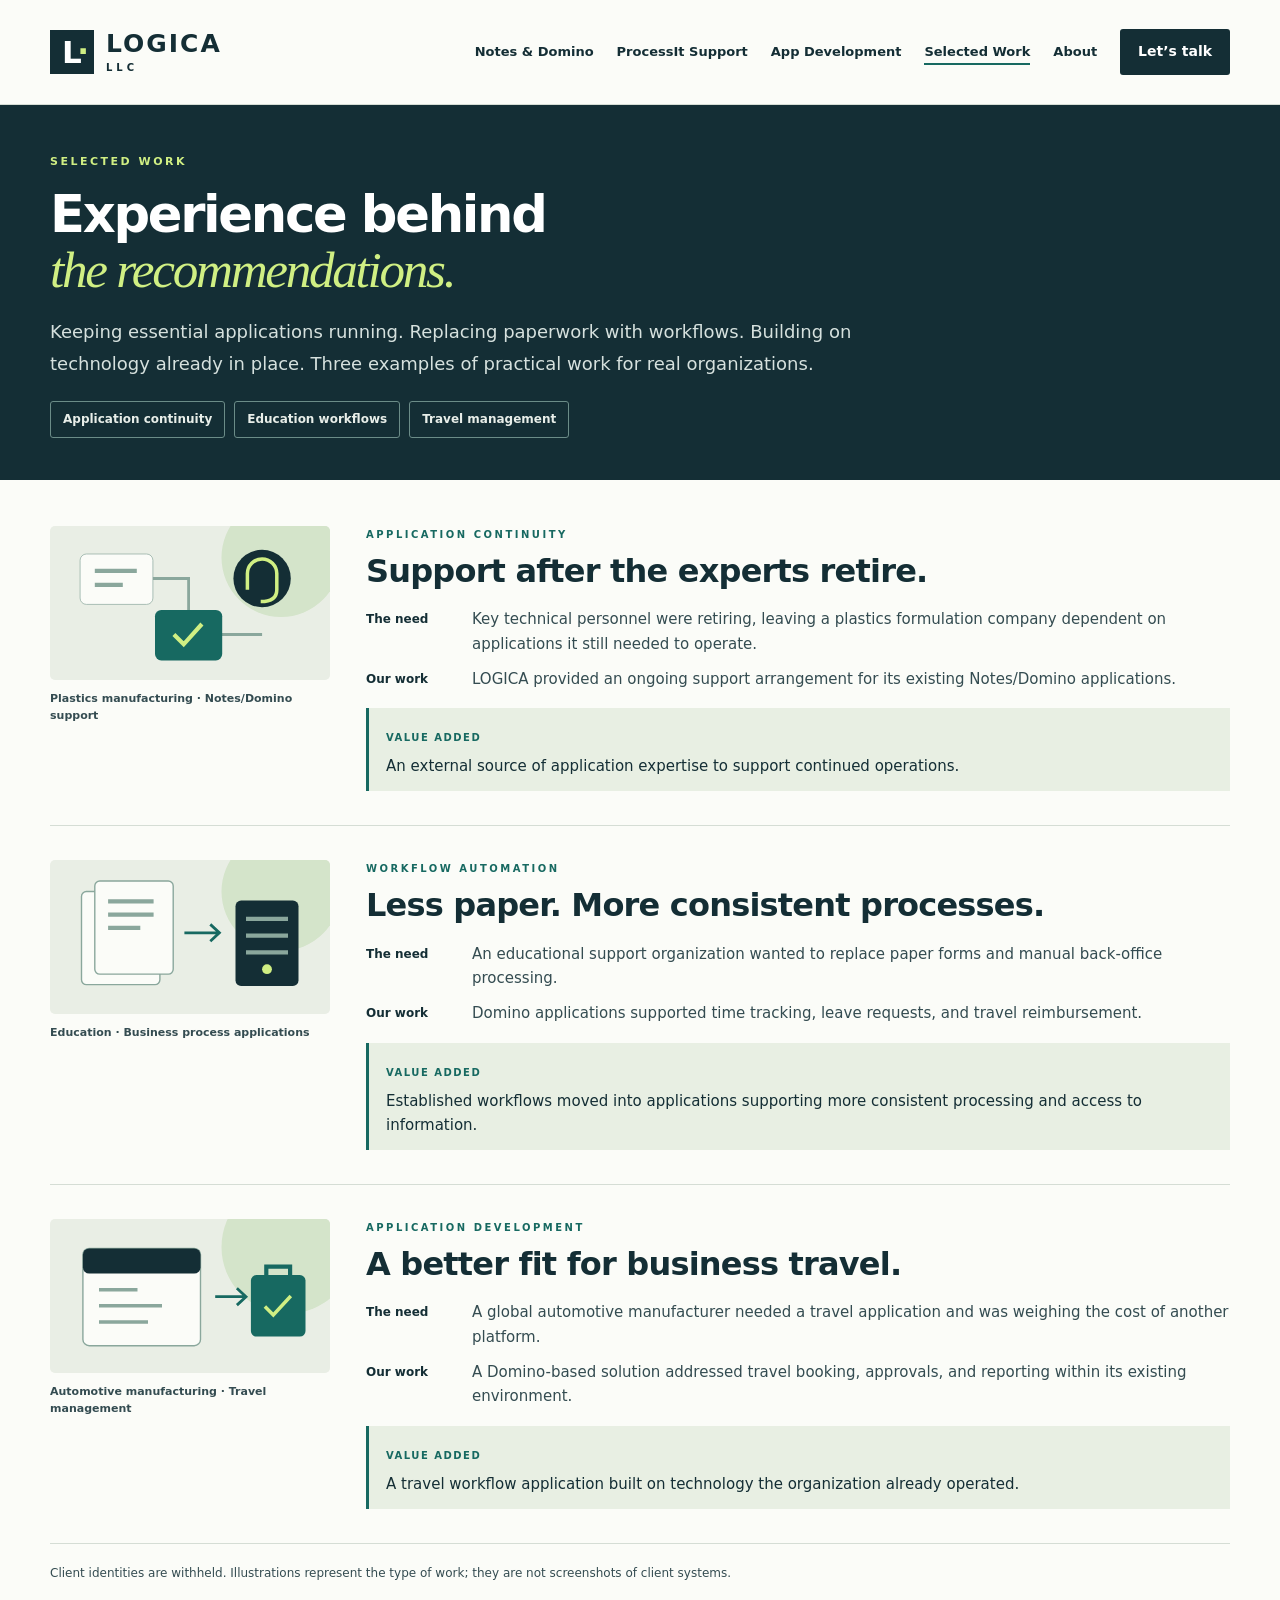
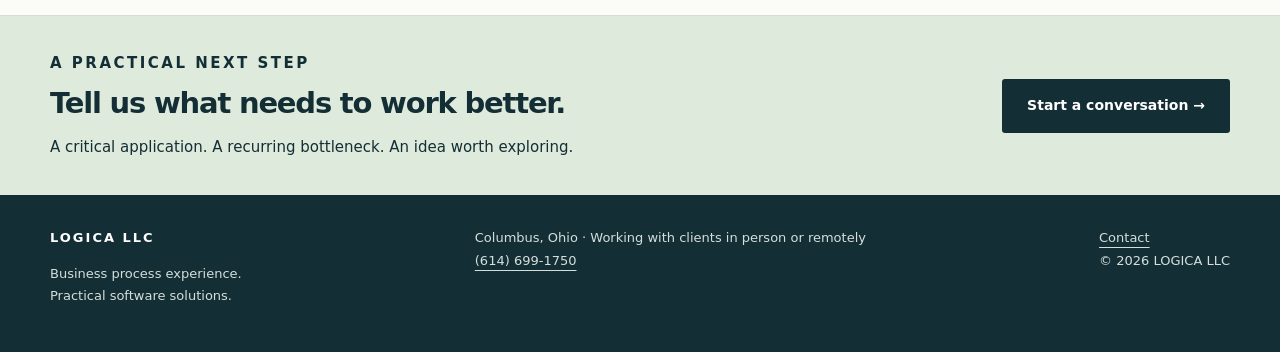
<file: selected-work.html>
<!doctype html>
<html lang="en">
<head>
<meta charset="utf-8">
<meta name="viewport" content="width=device-width,initial-scale=1">
<title>Notes &amp; Domino Consulting Case Studies | LOGICA</title>
<meta name="description" content="Explore LOGICA’s work supporting application continuity, automating education workflows, and developing a Domino-based business travel application.">
<meta name="theme-color" content="#142e35">
<link rel="icon" href="assets/favicon.svg" type="image/svg+xml">
<link rel="stylesheet" href="assets/styles.css">
<script src="assets/site.js" defer>
</script>
<style>
/* Compact case-study layout. Illustrations are embedded original SVG artwork. */
.hero{padding:48px 0 42px}.hero h1{font-size:clamp(37px,4vw,54px);margin-bottom:18px}.hero .eyebrow{margin-bottom:15px}.hero .intro{max-width:850px;margin-bottom:22px;font-size:18px}.hero-grid{display:block}.work-jumps{display:flex;flex-wrap:wrap;gap:9px;font-size:12px}.work-jumps a{border:1px solid #6b8c88;border-radius:3px;padding:7px 12px;color:#e8eee9;text-decoration:none}.work-jumps a:hover{background:#294b50;color:#d0ef83}.work-section{padding:12px 0 32px}.work-case{display:grid;grid-template-columns:280px minmax(0,1fr);gap:36px;padding:34px 0;border-bottom:1px solid var(--line);scroll-margin-top:24px}.work-visual{align-self:start}.work-visual svg{display:block;width:100%;height:auto;border-radius:5px}.work-visual>p{font-size:11px;font-weight:650;line-height:1.6;margin:10px 0 0;color:var(--text)}.work-copy .eyebrow{color:var(--teal);margin:0 0 9px;font-size:10px}.work-copy h2{font-size:clamp(26px,2.5vw,34px);line-height:1.2;letter-spacing:-.8px;margin:0 0 17px}.work-copy dl{grid-template-columns:88px minmax(0,1fr);gap:10px 18px;margin:0;font-size:15px;line-height:1.65}.work-copy dt{font-size:12px;padding-top:3px}.work-outcome{margin-top:17px;padding:13px 17px;background:#e8efe3;border-left:3px solid var(--teal)}.work-outcome strong{font-size:10px;text-transform:uppercase;letter-spacing:1.5px;color:var(--teal)}.work-outcome p{margin:4px 0 0;font-size:15px;line-height:1.6}.client-note{font-size:12px;line-height:1.6;color:var(--text);margin:20px 0 0}.closing{padding:35px 0}.closing h2{font-size:29px}.closing .eyebrow{margin-bottom:9px}.closing p{font-size:15px}footer{padding:32px 0}@media(max-width:1000px){body:has(.menu-toggle:not([hidden])) .work-jumps{display:flex}.work-case{grid-template-columns:220px minmax(0,1fr);gap:25px}}@media(max-width:700px){.hero{padding:35px 0}.work-case{grid-template-columns:1fr;gap:19px;padding:27px 0}.work-visual{display:grid;grid-template-columns:140px minmax(0,1fr);align-items:center;gap:16px}.work-visual>p{margin:0}.work-copy dl{grid-template-columns:1fr;gap:3px}.work-copy dd{margin:0 0 10px}.work-copy dt{padding:0}.work-jumps{gap:7px}.work-jumps a{font-size:11px;padding:7px 9px}}
</style>
<link rel="canonical" href="https://www.logicallc.com/selected-work.html">
<meta property="og:type" content="website">
<meta property="og:site_name" content="LOGICA LLC">
<meta property="og:title" content="Notes &amp; Domino Consulting Case Studies | LOGICA">
<meta property="og:description" content="Explore LOGICA’s work supporting application continuity, automating education workflows, and developing a Domino-based business travel application.">
<meta property="og:url" content="https://www.logicallc.com/selected-work.html">
</head>
<body>
<a class="skip" href="#main">Skip to content</a>
<header class="header">
<div class="wrap header-inner">
<a class="brand" href="index.html" aria-label="LOGICA LLC home">
<span class="brand-mark" aria-hidden="true">L<span>·</span>
</span>
<span>LOGICA<small>LLC</small>
</span>
</a>
<button class="menu-toggle" aria-expanded="false" aria-controls="navigation" hidden>Menu</button>
<nav id="navigation" aria-label="Main navigation">
<a class="" href="notes-domino.html">Notes & Domino</a>
<a class="" href="processit.html">ProcessIt Support</a>
<a class="" href="app-development.html">App Development</a>
<a class="active" href="selected-work.html">Selected Work</a>
<a class="" href="about.html">About</a>
<a class="button small" href="contact.html">Let’s talk</a>
</nav>
</div>
</header>
<main id="main">
<section class="hero ">
<div class="wrap hero-grid">
<div>
<p class="eyebrow">Selected work</p>
<h1>Experience behind<br>
<em>the recommendations.</em>
</h1>
<p class="intro">Keeping essential applications running. Replacing paperwork with workflows. Building on technology already in place. Three examples of practical work for real organizations.</p>
<nav class="work-jumps" aria-label="Case studies">
<a href="#continuity">Application continuity</a>
<a href="#education">Education workflows</a>
<a href="#travel">Travel management</a>
</nav>
</div>
</div>
</section>
<section class="work-section">
<div class="wrap work-list">
<article class="work-case" id="continuity">
<div class="work-visual">
<svg viewBox="0 0 400 220" xmlns="http://www.w3.org/2000/svg" aria-hidden="true" focusable="false">
<rect width="400" height="220" fill="#e9eee5"/>
<circle cx="330" cy="45" r="85" fill="#d4e4ca"/>
<path d="M95 75h103v80h105" stroke="#8aa79c" stroke-width="4" fill="none"/>
<rect x="43" y="40" width="104" height="72" rx="9" fill="#fbfcf8" stroke="#8aa79c"/>
<path d="M64 64h60M64 84h40" stroke="#8aa79c" stroke-width="6"/>
<rect x="150" y="120" width="96" height="72" rx="9" fill="#176961"/>
<path d="m177 155 14 14 26-29" stroke="#d0ef83" stroke-width="6" fill="none"/>
<circle cx="303" cy="75" r="41" fill="#142e35"/>
<path d="M282 77v-9a21 21 0 0 1 42 0v9m-42-3v17m42-17v17m0 0c0 13-10 17-23 17" stroke="#d0ef83" stroke-width="5" fill="none"/>
</svg>
<p>Plastics manufacturing · Notes/Domino support</p>
</div>
<div class="work-copy">
<p class="eyebrow">Application continuity</p>
<h2>Support after the experts retire.</h2>
<dl>
<dt>The need</dt>
<dd>Key technical personnel were retiring, leaving a plastics formulation company dependent on applications it still needed to operate.</dd>
<dt>Our work</dt>
<dd>LOGICA provided an ongoing support arrangement for its existing Notes/Domino applications.</dd>
</dl>
<div class="work-outcome">
<strong>Value Added</strong>
<p>An external source of application expertise to support continued operations.</p>
</div>
</div>
</article>
<article class="work-case" id="education">
<div class="work-visual">
<svg viewBox="0 0 400 220" xmlns="http://www.w3.org/2000/svg" aria-hidden="true" focusable="false">
<rect width="400" height="220" fill="#e9eee5"/>
<circle cx="330" cy="45" r="85" fill="#d4e4ca"/>
<g fill="#fbfcf8" stroke="#8aa79c" stroke-width="2">
<rect x="45" y="45" width="112" height="133" rx="7"/>
<rect x="64" y="30" width="112" height="133" rx="7"/>
</g>
<path d="M83 59h65M83 78h65M83 97h46" stroke="#8aa79c" stroke-width="6"/>
<path d="M192 104h49m-12-12 13 12-13 12" stroke="#176961" stroke-width="4" fill="none"/>
<rect x="265" y="58" width="90" height="122" rx="8" fill="#142e35"/>
<path d="M280 84h60m-60 24h60m-60 24h60" stroke="#8aa79c" stroke-width="6"/>
<circle cx="310" cy="156" r="7" fill="#d0ef83"/>
</svg>
<p>Education · Business process applications</p>
</div>
<div class="work-copy">
<p class="eyebrow">Workflow automation</p>
<h2>Less paper. More consistent processes.</h2>
<dl>
<dt>The need</dt>
<dd>An educational support organization wanted to replace paper forms and manual back-office processing.</dd>
<dt>Our work</dt>
<dd>Domino applications supported time tracking, leave requests, and travel reimbursement.</dd>
</dl>
<div class="work-outcome">
<strong>Value Added</strong>
<p>Established workflows moved into applications supporting more consistent processing and access to information.</p>
</div>
</div>
</article>
<article class="work-case" id="travel">
<div class="work-visual">
<svg xmlns="http://www.w3.org/2000/svg" viewBox="0 0 400 220" aria-hidden="true" focusable="false">
<rect width="400" height="220" fill="#e9eee5"/>
<circle cx="340" cy="40" r="95" fill="#d4e4ca"/>
<rect x="47" y="42" width="168" height="139" rx="9" fill="#fbfcf8" stroke="#8aa79c" stroke-width="2"/>
<rect x="47" y="42" width="168" height="36" rx="9" fill="#142e35"/>
<g stroke="#8aa79c" stroke-width="5">
<path d="M70 101h55m-55 23h90m-90 23h70"/>
</g>
<path d="M236 111h43m-12-12 13 12-13 12" stroke="#176961" stroke-width="4" fill="none"/>
<rect x="287" y="80" width="78" height="88" rx="8" fill="#176961"/>
<path d="M309 80V68h34v12" stroke="#176961" stroke-width="6" fill="none"/>
<path d="m307 125 12 12 25-27" stroke="#d0ef83" stroke-width="5" fill="none"/>
</svg>
<p>Automotive manufacturing · Travel management</p>
</div>
<div class="work-copy">
<p class="eyebrow">Application development</p>
<h2>A better fit for business travel.</h2>
<dl>
<dt>The need</dt>
<dd>A global automotive manufacturer needed a travel application and was weighing the cost of another platform.</dd>
<dt>Our work</dt>
<dd>A Domino-based solution addressed travel booking, approvals, and reporting within its existing environment.</dd>
</dl>
<div class="work-outcome">
<strong>Value Added</strong>
<p>A travel workflow application built on technology the organization already operated.</p>
</div>
</div>
</article>
<p class="client-note">Client identities are withheld. Illustrations represent the type of work; they are not screenshots of client systems.</p>
</div>
</section>
<section class="closing">
<div class="wrap closing-inner">
<div>
<p class="eyebrow">A practical next step</p>
<h2>Tell us what needs to work better.</h2>
<p>A critical application. A recurring bottleneck. An idea worth exploring.</p>
</div>
<a class="button" href="contact.html">Start a conversation →</a>
</div>
</section>
</main>
<footer>
<div class="wrap footer-inner">
<div class="footer-brand">LOGICA LLC<p>Business process experience.<br>Practical software solutions.</p>
</div>
<div>Columbus, Ohio · Working with clients in person or remotely<br>
<a href="tel:+16146991750">(614) 699-1750</a>
</div>
<div>
<a class="" href="contact.html">Contact</a>
<br>© <span data-year>2026</span> LOGICA LLC</div>
</div>
</footer>
</body>
</html>
</file>
<file: assets/styles.css>
@charset "UTF-8";
:root{--ink:#142e35;--teal:#176961;--lime:#d0ef83;--paper:#fbfcf8;--muted:#eef2eb;--line:#d5ddd5;--text:#344c51}*{box-sizing:border-box}html{scroll-behavior:smooth;scroll-padding-top:110px}body{margin:0;background:var(--paper);color:var(--ink);font:17px/1.7 system-ui,-apple-system,BlinkMacSystemFont,"Segoe UI",sans-serif}a{color:inherit;text-underline-offset:5px}a:hover{color:var(--teal)}img{max-width:100%;height:auto}.wrap{width:min(1180px,calc(100% - 64px));margin:auto}.header{background:var(--paper);border-bottom:1px solid var(--line)}.header-inner{min-height:104px;display:flex;align-items:center;justify-content:space-between;gap:26px}.brand{display:flex;align-items:center;gap:12px;text-decoration:none;font-weight:800;font-size:25px;letter-spacing:2px;line-height:1}.brand small{font-size:10px;display:block;margin-top:7px;letter-spacing:4px}.brand-mark{width:44px;height:44px;background:var(--ink);color:white;display:grid;place-content:center;position:relative;font-size:31px;letter-spacing:0}.brand-mark span{position:absolute;right:5px;top:6px;color:var(--lime)}nav{display:flex;align-items:center;gap:23px;font-size:13px;font-weight:650}nav a{text-decoration:none}nav a.active{box-shadow:0 2px var(--teal)}.button{display:inline-block;padding:14px 24px;background:var(--lime);color:var(--ink);font-weight:750;font-size:14px;text-decoration:none;border:1px solid transparent;border-radius:3px;white-space:normal}.button:hover{background:#e1f6b1;color:var(--ink)}.button.small{background:var(--ink);color:white;padding:10px 17px}.hero{background:var(--ink);color:white;padding:85px 0 95px;overflow:hidden}.hero-grid{display:grid;grid-template-columns:1fr}.home-hero .hero-grid{grid-template-columns:1.25fr 1fr;align-items:center;gap:35px}.eyebrow{font-size:11px;font-weight:800;letter-spacing:2.5px;text-transform:uppercase;margin:0 0 21px}.hero .eyebrow{color:var(--lime)}h1{font-size:clamp(40px,4.4vw,66px);line-height:1.09;letter-spacing:-2.3px;margin:0 0 27px;font-weight:650;max-width:950px}em{font-family:Georgia,serif;font-weight:400}h1 em{color:var(--lime)}.intro{font-size:19px;color:#d6e1de;max-width:730px;line-height:1.75;margin-bottom:32px}.actions{display:flex;align-items:center;gap:22px;flex-wrap:wrap}.light-link{font-size:13px;color:#e1e9e6}.light-link:hover{color:var(--lime)}.hero-art{position:relative}.art-caption{display:block;font-size:11px;color:#c6d5d0;text-align:center;letter-spacing:1px}.section{padding:84px 0}.section h2,.closing h2{font-size:clamp(31px,3.3vw,46px);line-height:1.18;letter-spacing:-1.2px;margin:0 0 38px;font-weight:600}.section .eyebrow{color:var(--teal)}.muted{background:var(--muted)}.cards{display:grid;grid-template-columns:repeat(3,1fr);gap:24px}.card{border:1px solid var(--line);background:var(--paper);padding:30px;display:flex;flex-direction:column;align-items:flex-start}.number{font:italic 23px Georgia,serif;color:var(--teal);margin-bottom:30px}.card h3{font-size:23px;line-height:1.3;margin:0 0 12px;letter-spacing:-.5px}.card p{font-size:16px;color:var(--text);margin:0 0 25px}.text-link{font-size:14px;font-weight:750;margin-top:auto}.split{display:grid;grid-template-columns:1fr 1fr;gap:80px}.split p:first-child{margin-top:0}.large-copy{font-size:25px;line-height:1.6;letter-spacing:-.4px}.measure{max-width:800px;font-size:20px}.callout{background:var(--muted);padding:32px}.callout h3{font-size:27px;line-height:1.3}.check-list{padding-left:23px}.check-list li{padding:7px 0}.fine{font-size:13px;color:var(--text)}.placeholder{background:#fff4d8;border-left:4px solid #b5721f;padding:21px 25px;margin:30px 0 0;color:#66430e;max-width:900px}.placeholder strong{font-size:10px;letter-spacing:2px}.placeholder p{font-size:15px;margin:9px 0 0!important}.case{scroll-margin-top:30px;max-width:880px}.case-tag{font-size:13px;color:var(--teal);font-weight:700}dl{display:grid;grid-template-columns:140px 1fr;gap:24px 35px}dt{font-weight:750}dd{margin:0;color:var(--text)}.contact-number>a{font-size:clamp(25px,3vw,38px);font-weight:650;letter-spacing:-1px}.closing{padding:62px 0;background:#deeadc;border-top:1px solid var(--line)}.closing-inner{display:flex;align-items:center;justify-content:space-between;gap:40px}.closing h2{font-size:34px;margin-bottom:15px}.closing p{margin:0}.closing .eyebrow{margin-bottom:14px}.closing .button{background:var(--ink);color:white;flex-shrink:0}footer{padding:48px 0;background:var(--ink);color:#d4dfdb;font-size:13px}.footer-inner{display:flex;justify-content:space-between;gap:40px}.footer-brand{font-weight:800;color:white;letter-spacing:2px}.footer-brand p{font-weight:400;letter-spacing:0;color:#d4dfdb}.menu-toggle{background:transparent;border:1px solid var(--line);padding:9px 12px;color:var(--ink);font:inherit}.skip{position:absolute;top:-100px;background:white;padding:12px;z-index:10}.skip:focus{top:0}a:focus-visible,button:focus-visible{outline:3px solid #d48628;outline-offset:5px}button{cursor:pointer}@media(min-width:1001px){.menu-toggle{display:none}}@media(max-width:1000px){.header-inner{flex-wrap:wrap;padding:23px 0;min-height:90px}nav{width:100%;flex-wrap:wrap;gap:18px}body:has(.menu-toggle:not([hidden])) nav{display:none}body:has(.menu-toggle:not([hidden])) nav.open{display:flex}.home-hero .hero-grid{grid-template-columns:1fr 0.8fr}h1{font-size:46px}.cards{gap:14px}.card{padding:22px}.split{gap:35px}}@media(max-width:700px){.wrap{width:calc(100% - 40px)}.hero{padding:55px 0 60px}.home-hero .hero-grid{grid-template-columns:1fr}.hero-art{max-width:380px;margin:auto}.hero-art img{max-height:300px}.section{padding:55px 0}.cards,.split{grid-template-columns:1fr}.cards{gap:18px}.number{margin-bottom:18px}.section h2{margin-bottom:28px}.closing-inner,.footer-inner{display:block}.closing .button{margin-top:25px}.footer-inner>div{margin-bottom:27px}h1{font-size:43px;letter-spacing:-1.5px}.intro{font-size:18px}dl{grid-template-columns:1fr;gap:8px}dd{margin-bottom:20px}.large-copy{font-size:22px}.hero-art{display:none}}@media(prefers-reduced-motion:reduce){html{scroll-behavior:auto}}
</file>
